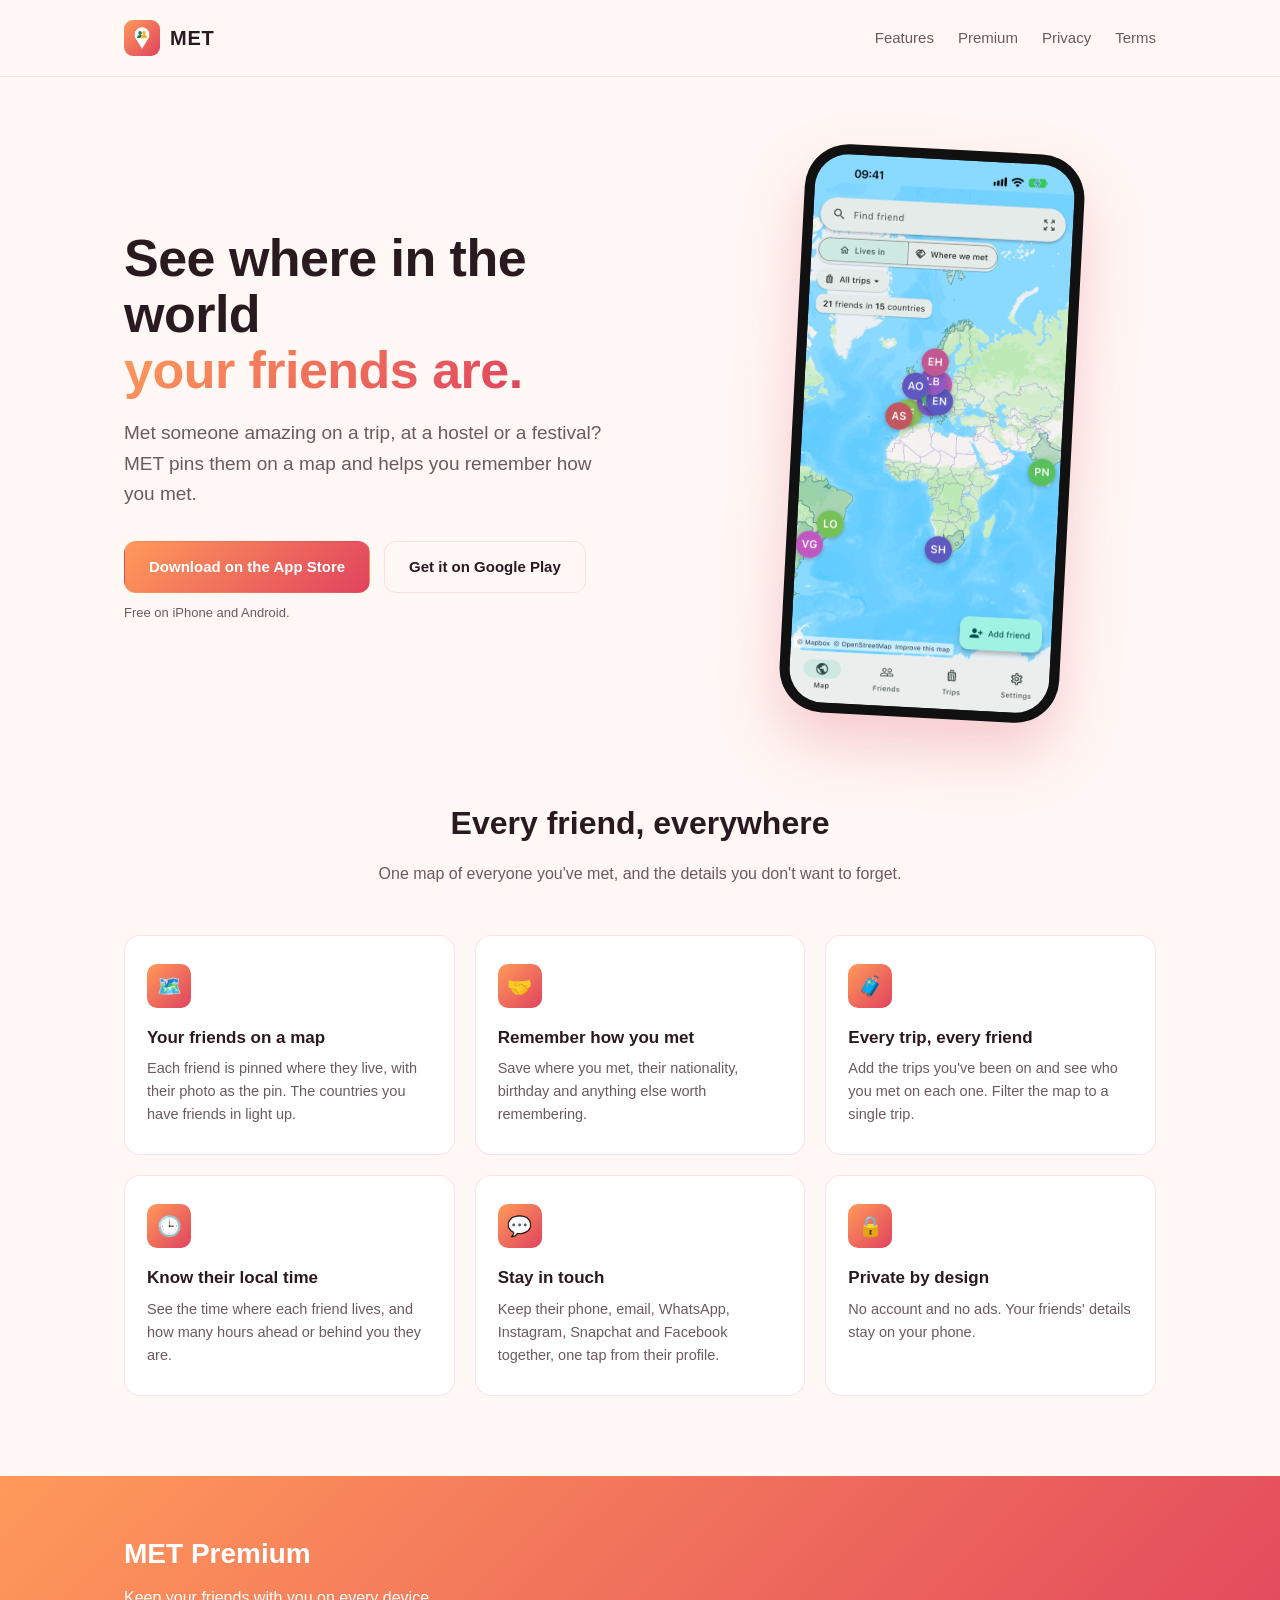
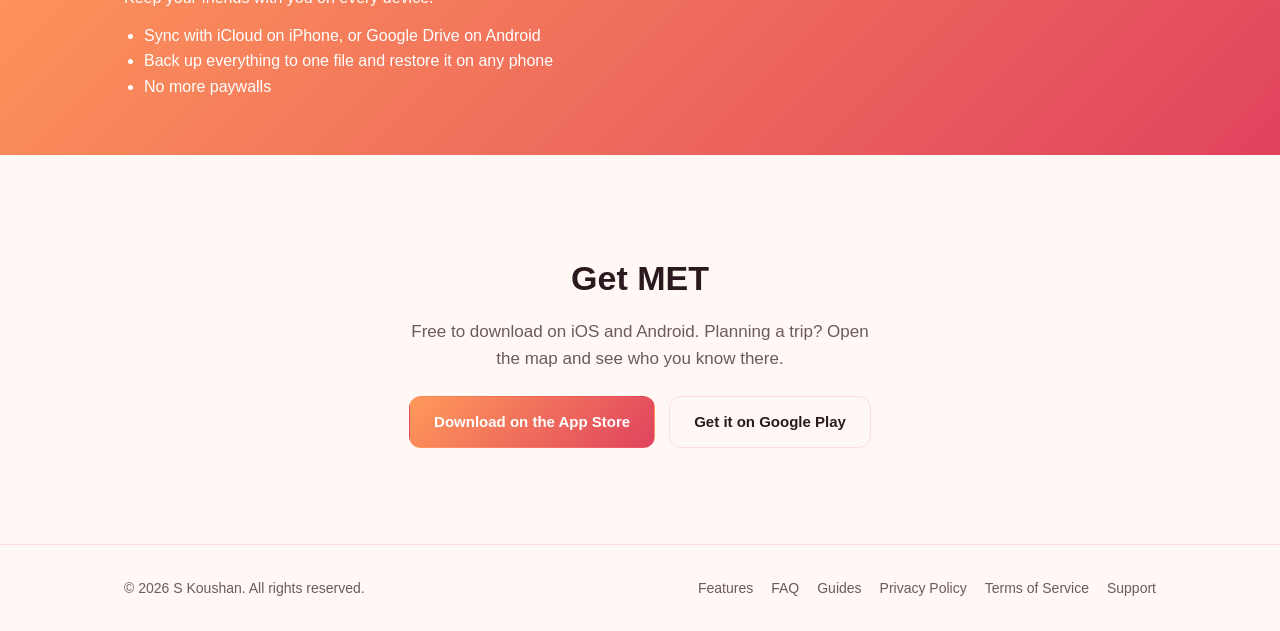
<file: index.html>
<!doctype html>
<html lang="en">
<head>
  <meta charset="UTF-8" />
  <meta name="viewport" content="width=device-width, initial-scale=1" />
  <title>MET - Your friends around the world</title>
  <meta name="description" content="MET shows where in the world your friends are. Pin friends on a map, remember where you met, and keep their details in one place." />
  <link rel="icon" href="assets/logo.png" />
  <link rel="apple-touch-icon" href="assets/logo.png" />
  <link rel="stylesheet" href="styles.css?v=2026-11-13" />
  <link rel="canonical" href="https://met-app.github.io/" />
  <meta property="og:type" content="website" />
  <meta property="og:site_name" content="MET" />
  <meta property="og:title" content="MET - Your friends around the world" />
  <meta property="og:description" content="See where in the world your friends live. Pin friends on a map, remember where you met, and keep their details in one place." />
  <meta property="og:url" content="https://met-app.github.io/" />
  <meta property="og:image" content="https://met-app.github.io/assets/og.png?v=2026-11-14c" />
  <meta name="twitter:card" content="summary_large_image" />
  <meta name="apple-itunes-app" content="app-id=6829076218" />
  <script type="application/ld+json">
[
  {
    "@context": "https://schema.org",
    "@type": "MobileApplication",
    "name": "MET",
    "alternateName": "MET: Travel Friends Map",
    "description": "See where in the world your friends live. Pin friends on a world map, remember where and on which trip you met, and keep their birthdays and contacts in one place.",
    "applicationCategory": "LifestyleApplication",
    "operatingSystem": "iOS, Android",
    "url": "https://met-app.github.io/",
    "image": "https://met-app.github.io/assets/logo.png",
    "screenshot": "https://met-app.github.io/assets/hero.png",
    "downloadUrl": [
      "https://apps.apple.com/us/app/met-global-friends-location/id6829076218",
      "https://play.google.com/store/apps/details?id=com.shervinkoushan.met"
    ],
    "installUrl": [
      "https://apps.apple.com/us/app/met-global-friends-location/id6829076218",
      "https://play.google.com/store/apps/details?id=com.shervinkoushan.met"
    ],
    "offers": {
      "@type": "Offer",
      "price": "0",
      "priceCurrency": "USD"
    },
    "author": {
      "@type": "Person",
      "name": "Shervin Koushan"
    }
  },
  {
    "@context": "https://schema.org",
    "@type": "WebSite",
    "name": "MET",
    "url": "https://met-app.github.io/"
  }
]
  </script>
  <script>
    // On phones, go straight to the app's store page. Add ?web to the URL
    // to see the website on a phone instead.
    (function () {
      if (location.search.indexOf('web') !== -1) return;
      var ua = navigator.userAgent;
      // Let search engines and AI crawlers (which often pose as Android) index the page
      if (/bot|crawl|spider|slurp|google|bing|yandex|duckduck|baidu|facebookexternalhit|preview|gptbot|claude|perplexity|anthropic|openai/i.test(ua)) return;
      var iPad = /Macintosh/.test(ua) && navigator.maxTouchPoints > 1;
      if (/iPhone|iPad|iPod/.test(ua) || iPad) location.replace('https://apps.apple.com/us/app/met-global-friends-location/id6829076218');
      else if (/Android/.test(ua)) location.replace('https://play.google.com/store/apps/details?id=com.shervinkoushan.met');
    })();
  </script>
</head>
<body>

  <header class="site-header">
    <div class="wrap">
      <a class="brand" href="index.html">
        <img src="assets/logo.png" alt="MET logo" />
        MET
      </a>
      <nav class="site-nav">
        <a class="optional" href="#features">Features</a>
        <a class="optional" href="#premium">Premium</a>
        <a href="privacy.html">Privacy</a>
        <a href="terms.html">Terms</a>
      </nav>
    </div>
  </header>

  <section class="hero">
    <div class="wrap">
      <div>
        <h1>See where in the world<br /><span class="accent">your friends are.</span></h1>
        <p class="lede">Met someone amazing on a trip, at a hostel or a festival? MET pins them on a map and helps you remember how you met.</p>
        <div class="cta-row">
          <a class="btn btn-primary" href="https://apps.apple.com/us/app/met-global-friends-location/id6829076218">Download on the App Store</a>
          <a class="btn btn-secondary" href="https://play.google.com/store/apps/details?id=com.shervinkoushan.met">Get it on Google Play</a>
        </div>
        <p class="badge-note">Free on iPhone and Android.</p>
      </div>
      <div class="phone">
        <img src="assets/hero.png?v=2026-11-14c" alt="MET showing a world map with friends pinned in the cities they live in" />
      </div>
    </div>
  </section>

  <section class="features" id="features">
    <div class="wrap">
      <h2>Every friend, everywhere</h2>
      <p class="subhead">One map of everyone you've met, and the details you don't want to forget.</p>
      <div class="feature-grid">
        <div class="feature-card">
          <div class="feature-icon">🗺️</div>
          <h3>Your friends on a map</h3>
          <p>Each friend is pinned where they live, with their photo as the pin. The countries you have friends in light up.</p>
        </div>
        <div class="feature-card">
          <div class="feature-icon">🤝</div>
          <h3>Remember how you met</h3>
          <p>Save where you met, their nationality, birthday and anything else worth remembering.</p>
        </div>
        <div class="feature-card">
          <div class="feature-icon">🧳</div>
          <h3>Every trip, every friend</h3>
          <p>Add the trips you've been on and see who you met on each one. Filter the map to a single trip.</p>
        </div>
        <div class="feature-card">
          <div class="feature-icon">🕒</div>
          <h3>Know their local time</h3>
          <p>See the time where each friend lives, and how many hours ahead or behind you they are.</p>
        </div>
        <div class="feature-card">
          <div class="feature-icon">💬</div>
          <h3>Stay in touch</h3>
          <p>Keep their phone, email, WhatsApp, Instagram, Snapchat and Facebook together, one tap from their profile.</p>
        </div>
        <div class="feature-card">
          <div class="feature-icon">🔒</div>
          <h3>Private by design</h3>
          <p>No account and no ads. Your friends' details stay on your phone.</p>
        </div>
      </div>
    </div>
  </section>

  <section class="premium-band" id="premium">
    <div class="wrap">
      <h2>MET Premium</h2>
      <p>Keep your friends with you on every device.</p>
      <ul>
        <li>Sync with iCloud on iPhone, or Google Drive on Android</li>
        <li>Back up everything to one file and restore it on any phone</li>
        <li>No more paywalls</li>
      </ul>
    </div>
  </section>

  <section class="download" id="download">
    <div class="wrap">
      <h2>Get MET</h2>
      <p class="subhead">Free to download on iOS and Android. Planning a trip? Open the map and see who you know there.</p>
      <div class="cta-row">
        <a class="btn btn-primary" href="https://apps.apple.com/us/app/met-global-friends-location/id6829076218">Download on the App Store</a>
        <a class="btn btn-secondary" href="https://play.google.com/store/apps/details?id=com.shervinkoushan.met">Get it on Google Play</a>
      </div>
    </div>
  </section>

  <footer class="site-footer">
    <div class="wrap">
      <span>© 2026 S Koushan. All rights reserved.</span>
      <nav>
        <a href="features.html">Features</a>
        <a href="faq.html">FAQ</a>
        <a href="guides.html">Guides</a>
        <a href="privacy.html">Privacy Policy</a>
        <a href="terms.html">Terms of Service</a>
        <a href="mailto:shervin.koushan.dev@gmail.com">Support</a>
      </nav>
    </div>
  </footer>

</body>
</html>
</file>
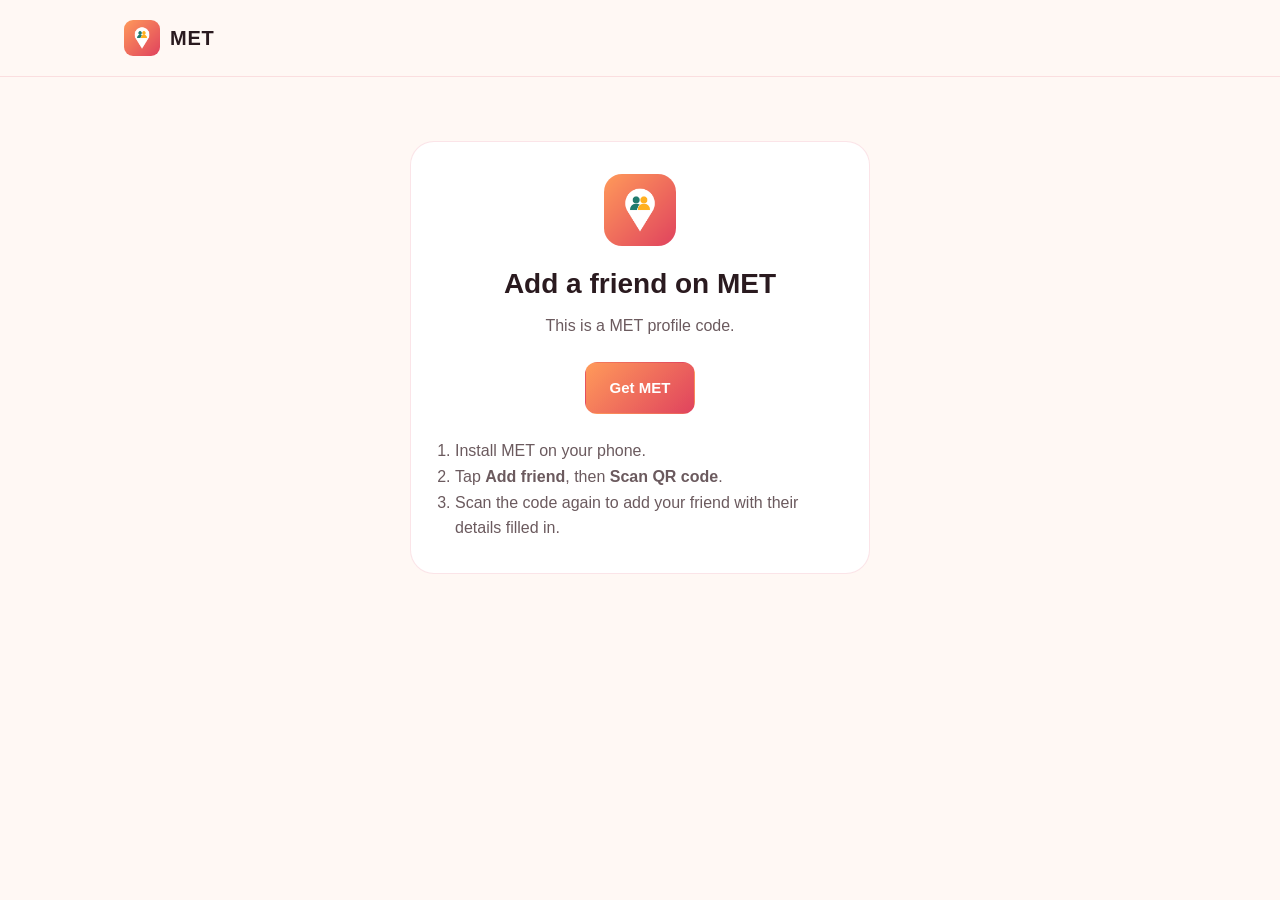
<file: add.html>
<!doctype html>
<html lang="en">
<head>
  <meta charset="UTF-8" />
  <meta name="viewport" content="width=device-width, initial-scale=1" />
  <title>Add a friend - MET</title>
  <meta name="robots" content="noindex" />
  <link rel="icon" href="assets/logo.png" />
  <link rel="stylesheet" href="styles.css?v=2026-11-13" />
  <meta name="apple-itunes-app" content="app-id=6829076218" />
  <style>
    .card { max-width: 460px; margin: 64px auto; padding: 32px 24px; text-align: center;
            background: var(--surface); border: 1px solid var(--border); border-radius: 24px; }
    .card img { width: 72px; height: 72px; border-radius: 18px; margin: 0 auto 16px; }
    .card h1 { font-size: 28px; margin: 0 0 6px; }
    .card .place { color: var(--muted); margin: 0 0 24px; }
    .steps { text-align: left; color: var(--muted); margin: 24px 0 0; padding-left: 20px; }
  </style>
</head>
<body>

  <header class="site-header">
    <div class="wrap">
      <a class="brand" href="index.html">
        <img src="assets/logo.png" alt="MET logo" />
        MET
      </a>
    </div>
  </header>

  <div class="wrap">
    <div class="card">
      <img src="assets/logo.png" alt="" />
      <h1 id="name">Add a friend on MET</h1>
      <p class="place" id="place">This is a MET profile code.</p>
      <a class="btn btn-primary" id="get" href="index.html?web#download">Get MET</a>
      <ol class="steps">
        <li>Install MET on your phone.</li>
        <li>Tap <strong>Add friend</strong>, then <strong>Scan QR code</strong>.</li>
        <li>Scan the code again to add <span id="who">your friend</span> with their details filled in.</li>
      </ol>
    </div>
  </div>

  <script>
    // Send "Get MET" straight to the store for this phone
    (function () {
      var ua = navigator.userAgent;
      var iPad = /Macintosh/.test(ua) && navigator.maxTouchPoints > 1;
      var get = document.getElementById('get');
      if (/iPhone|iPad|iPod/.test(ua) || iPad) get.href = 'https://apps.apple.com/us/app/met-global-friends-location/id6829076218';
      else if (/Android/.test(ua)) get.href = 'https://play.google.com/store/apps/details?id=com.shervinkoushan.met';
    })();

    // The profile is base64url-encoded JSON after the # (see lib/models/profile_code.dart).
    // It never leaves this page: browsers don't send the # part to the server.
    try {
      const raw = location.hash.slice(1).replace(/-/g, '+').replace(/_/g, '/');
      const json = new TextDecoder().decode(Uint8Array.from(atob(raw), c => c.charCodeAt(0)));
      const data = JSON.parse(json);
      if (typeof data.n === 'string' && data.n.trim()) {
        const name = data.n.trim();
        // "s" marks a friend shared by someone else, not their own profile
        document.getElementById('name').textContent =
          data.s ? 'Add ' + name + ' on MET' : name + ' shared their MET profile';
        document.getElementById('who').textContent = name;
        document.title = 'Add ' + name + ' - MET';
        if (Array.isArray(data.p) && typeof data.p[2] === 'string') {
          document.getElementById('place').textContent = 'Lives in ' + data.p[2];
        }
      }
    } catch (_) {}
  </script>

</body>
</html>
</file>
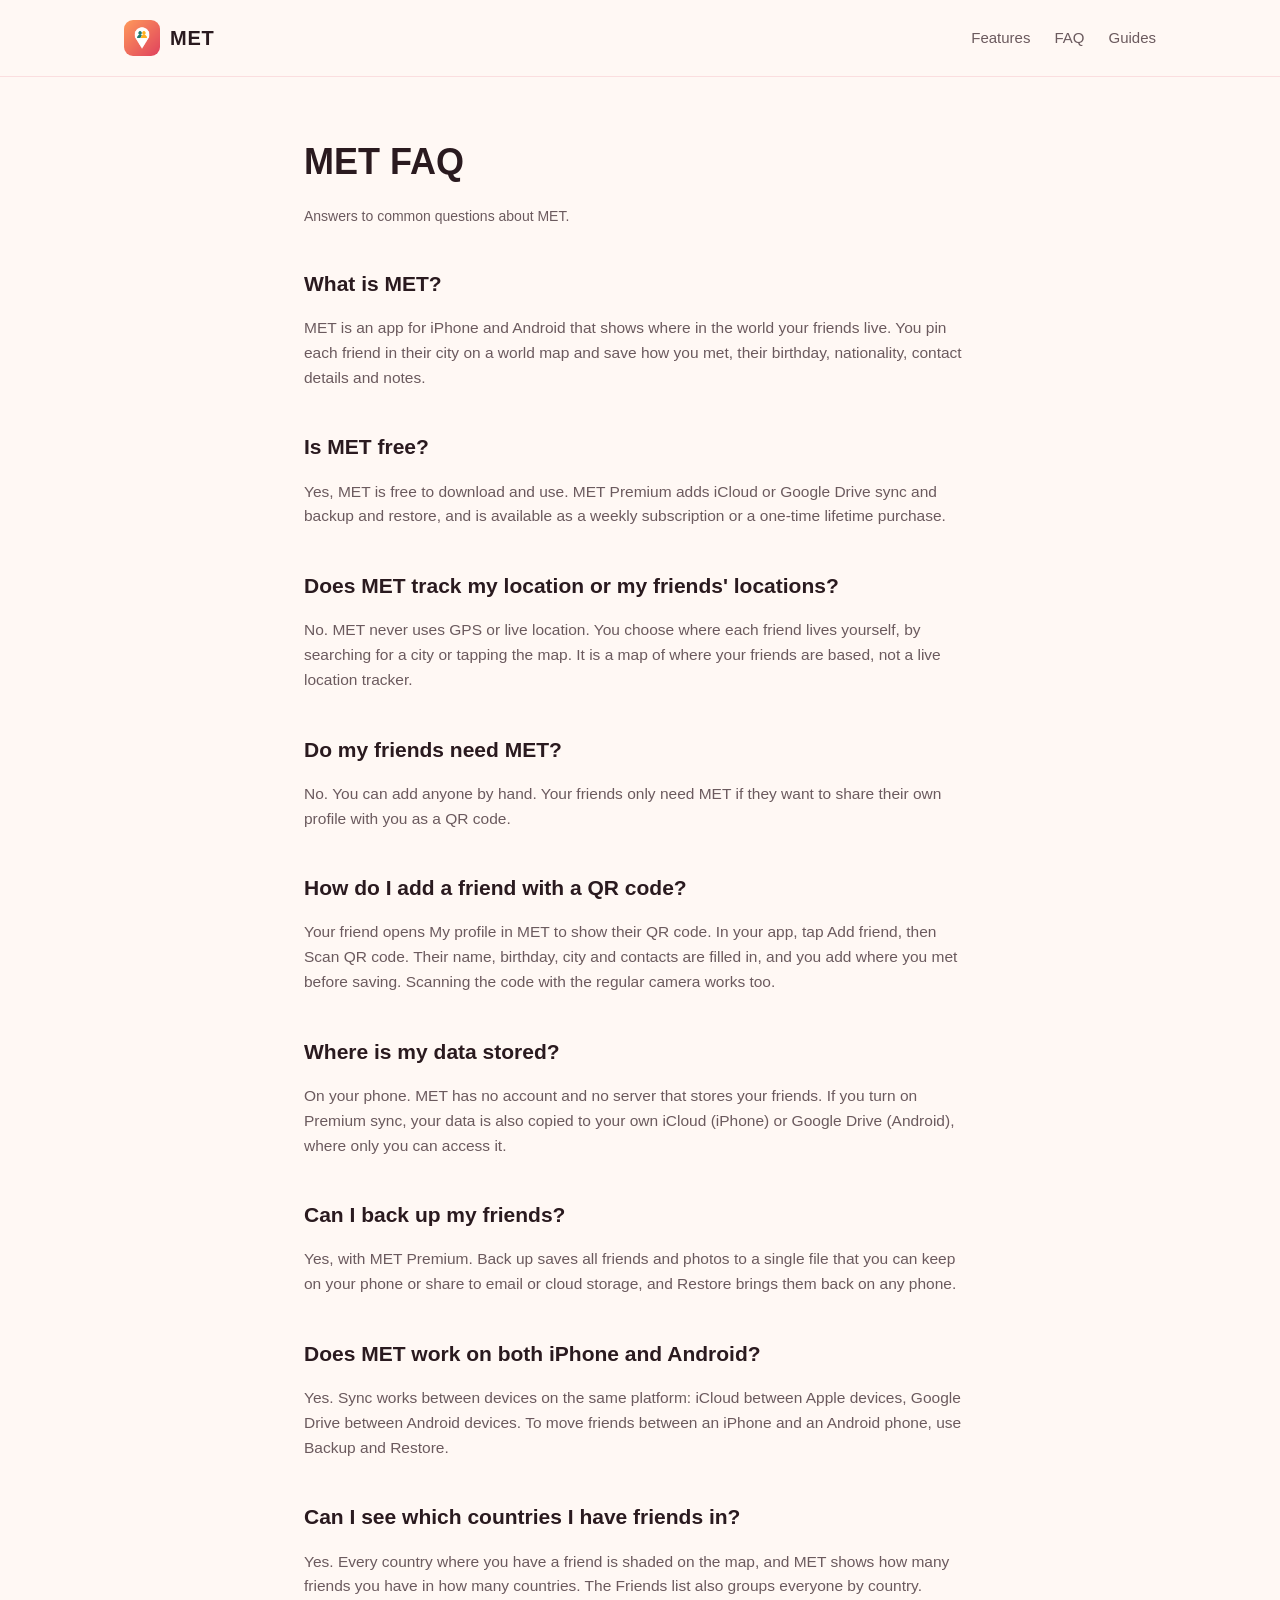
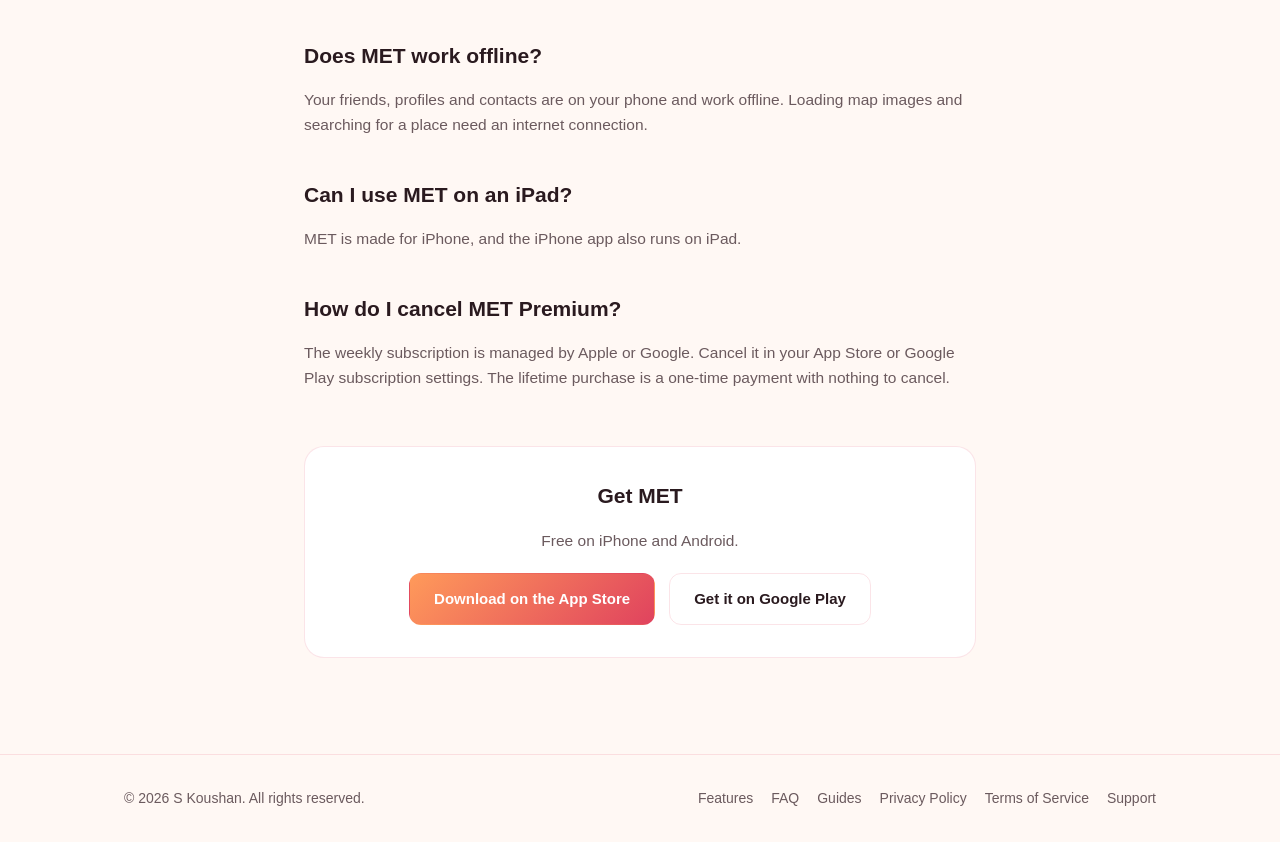
<file: faq.html>
<!doctype html>
<html lang="en">
<head>
  <meta charset="UTF-8" />
  <meta name="viewport" content="width=device-width, initial-scale=1" />
  <title>MET FAQ: questions about the friends map app</title>
  <meta name="description" content="Answers about MET: is it free, does it track location, how QR code profiles work, where data is stored, sync, backups and Premium." />
  <link rel="canonical" href="https://met-app.github.io/faq.html" />
  <meta property="og:type" content="article" />
  <meta property="og:site_name" content="MET" />
  <meta property="og:title" content="MET FAQ: questions about the friends map app" />
  <meta property="og:description" content="Answers about MET: is it free, does it track location, how QR code profiles work, where data is stored, sync, backups and Premium." />
  <meta property="og:url" content="https://met-app.github.io/faq.html" />
  <meta property="og:image" content="https://met-app.github.io/assets/og.png?v=2026-11-14c" />
  <meta name="twitter:card" content="summary_large_image" />
  <meta name="apple-itunes-app" content="app-id=6829076218" />
  <link rel="icon" href="assets/logo.png" />
  <link rel="stylesheet" href="styles.css?v=2026-11-13" />
  <script type="application/ld+json">
[
  {
    "@context": "https://schema.org",
    "@type": "FAQPage",
    "mainEntity": [
      {
        "@type": "Question",
        "name": "What is MET?",
        "acceptedAnswer": {
          "@type": "Answer",
          "text": "MET is an app for iPhone and Android that shows where in the world your friends live. You pin each friend in their city on a world map and save how you met, their birthday, nationality, contact details and notes."
        }
      },
      {
        "@type": "Question",
        "name": "Is MET free?",
        "acceptedAnswer": {
          "@type": "Answer",
          "text": "Yes, MET is free to download and use. MET Premium adds iCloud or Google Drive sync and backup and restore, and is available as a weekly subscription or a one-time lifetime purchase."
        }
      },
      {
        "@type": "Question",
        "name": "Does MET track my location or my friends' locations?",
        "acceptedAnswer": {
          "@type": "Answer",
          "text": "No. MET never uses GPS or live location. You choose where each friend lives yourself, by searching for a city or tapping the map. It is a map of where your friends are based, not a live location tracker."
        }
      },
      {
        "@type": "Question",
        "name": "Do my friends need MET?",
        "acceptedAnswer": {
          "@type": "Answer",
          "text": "No. You can add anyone by hand. Your friends only need MET if they want to share their own profile with you as a QR code."
        }
      },
      {
        "@type": "Question",
        "name": "How do I add a friend with a QR code?",
        "acceptedAnswer": {
          "@type": "Answer",
          "text": "Your friend opens My profile in MET to show their QR code. In your app, tap Add friend, then Scan QR code. Their name, birthday, city and contacts are filled in, and you add where you met before saving. Scanning the code with the regular camera works too."
        }
      },
      {
        "@type": "Question",
        "name": "Where is my data stored?",
        "acceptedAnswer": {
          "@type": "Answer",
          "text": "On your phone. MET has no account and no server that stores your friends. If you turn on Premium sync, your data is also copied to your own iCloud (iPhone) or Google Drive (Android), where only you can access it."
        }
      },
      {
        "@type": "Question",
        "name": "Can I back up my friends?",
        "acceptedAnswer": {
          "@type": "Answer",
          "text": "Yes, with MET Premium. Back up saves all friends and photos to a single file that you can keep on your phone or share to email or cloud storage, and Restore brings them back on any phone."
        }
      },
      {
        "@type": "Question",
        "name": "Does MET work on both iPhone and Android?",
        "acceptedAnswer": {
          "@type": "Answer",
          "text": "Yes. Sync works between devices on the same platform: iCloud between Apple devices, Google Drive between Android devices. To move friends between an iPhone and an Android phone, use Backup and Restore."
        }
      },
      {
        "@type": "Question",
        "name": "Can I see which countries I have friends in?",
        "acceptedAnswer": {
          "@type": "Answer",
          "text": "Yes. Every country where you have a friend is shaded on the map, and MET shows how many friends you have in how many countries. The Friends list also groups everyone by country."
        }
      },
      {
        "@type": "Question",
        "name": "Does MET work offline?",
        "acceptedAnswer": {
          "@type": "Answer",
          "text": "Your friends, profiles and contacts are on your phone and work offline. Loading map images and searching for a place need an internet connection."
        }
      },
      {
        "@type": "Question",
        "name": "Can I use MET on an iPad?",
        "acceptedAnswer": {
          "@type": "Answer",
          "text": "MET is made for iPhone, and the iPhone app also runs on iPad."
        }
      },
      {
        "@type": "Question",
        "name": "How do I cancel MET Premium?",
        "acceptedAnswer": {
          "@type": "Answer",
          "text": "The weekly subscription is managed by Apple or Google. Cancel it in your App Store or Google Play subscription settings. The lifetime purchase is a one-time payment with nothing to cancel."
        }
      }
    ]
  },
  {
    "@context": "https://schema.org",
    "@type": "BreadcrumbList",
    "itemListElement": [
      {
        "@type": "ListItem",
        "position": 1,
        "name": "MET",
        "item": "https://met-app.github.io/"
      },
      {
        "@type": "ListItem",
        "position": 2,
        "name": "FAQ",
        "item": "https://met-app.github.io/faq.html"
      }
    ]
  }
]
  </script>
</head>
<body>

  <header class="site-header">
    <div class="wrap">
      <a class="brand" href="index.html?web">
        <img src="assets/logo.png" alt="MET logo" />
        MET
      </a>
      <nav class="site-nav">
        <a href="features.html">Features</a>
        <a href="faq.html">FAQ</a>
        <a class="optional" href="guides.html">Guides</a>
      </nav>
    </div>
  </header>

  <article class="legal">
    <div class="wrap">
      <h1>MET FAQ</h1>
      <p class="updated">Answers to common questions about MET.</p>

      <h2>What is MET?</h2>
      <p>MET is an app for iPhone and Android that shows where in the world your friends live. You pin each friend in their city on a world map and save how you met, their birthday, nationality, contact details and notes.</p>

      <h2>Is MET free?</h2>
      <p>Yes, MET is free to download and use. MET Premium adds iCloud or Google Drive sync and backup and restore, and is available as a weekly subscription or a one-time lifetime purchase.</p>

      <h2>Does MET track my location or my friends&#x27; locations?</h2>
      <p>No. MET never uses GPS or live location. You choose where each friend lives yourself, by searching for a city or tapping the map. It is a map of where your friends are based, not a live location tracker.</p>

      <h2>Do my friends need MET?</h2>
      <p>No. You can add anyone by hand. Your friends only need MET if they want to share their own profile with you as a QR code.</p>

      <h2>How do I add a friend with a QR code?</h2>
      <p>Your friend opens My profile in MET to show their QR code. In your app, tap Add friend, then Scan QR code. Their name, birthday, city and contacts are filled in, and you add where you met before saving. Scanning the code with the regular camera works too.</p>

      <h2>Where is my data stored?</h2>
      <p>On your phone. MET has no account and no server that stores your friends. If you turn on Premium sync, your data is also copied to your own iCloud (iPhone) or Google Drive (Android), where only you can access it.</p>

      <h2>Can I back up my friends?</h2>
      <p>Yes, with MET Premium. Back up saves all friends and photos to a single file that you can keep on your phone or share to email or cloud storage, and Restore brings them back on any phone.</p>

      <h2>Does MET work on both iPhone and Android?</h2>
      <p>Yes. Sync works between devices on the same platform: iCloud between Apple devices, Google Drive between Android devices. To move friends between an iPhone and an Android phone, use Backup and Restore.</p>

      <h2>Can I see which countries I have friends in?</h2>
      <p>Yes. Every country where you have a friend is shaded on the map, and MET shows how many friends you have in how many countries. The Friends list also groups everyone by country.</p>

      <h2>Does MET work offline?</h2>
      <p>Your friends, profiles and contacts are on your phone and work offline. Loading map images and searching for a place need an internet connection.</p>

      <h2>Can I use MET on an iPad?</h2>
      <p>MET is made for iPhone, and the iPhone app also runs on iPad.</p>

      <h2>How do I cancel MET Premium?</h2>
      <p>The weekly subscription is managed by Apple or Google. Cancel it in your App Store or Google Play subscription settings. The lifetime purchase is a one-time payment with nothing to cancel.</p>
      <div class="cta-box">
        <h2>Get MET</h2>
        <p>Free on iPhone and Android.</p>
        <div class="cta-row">
          <a class="btn btn-primary" href="https://apps.apple.com/us/app/met-global-friends-location/id6829076218">Download on the App Store</a>
          <a class="btn btn-secondary" href="https://play.google.com/store/apps/details?id=com.shervinkoushan.met">Get it on Google Play</a>
        </div>
      </div>
    </div>
  </article>

  <footer class="site-footer">
    <div class="wrap">
      <span>© 2026 S Koushan. All rights reserved.</span>
      <nav>
        <a href="features.html">Features</a>
        <a href="faq.html">FAQ</a>
        <a href="guides.html">Guides</a>
        <a href="privacy.html">Privacy Policy</a>
        <a href="terms.html">Terms of Service</a>
        <a href="mailto:shervin.koushan.dev@gmail.com">Support</a>
      </nav>
    </div>
  </footer>

</body>
</html>
</file>
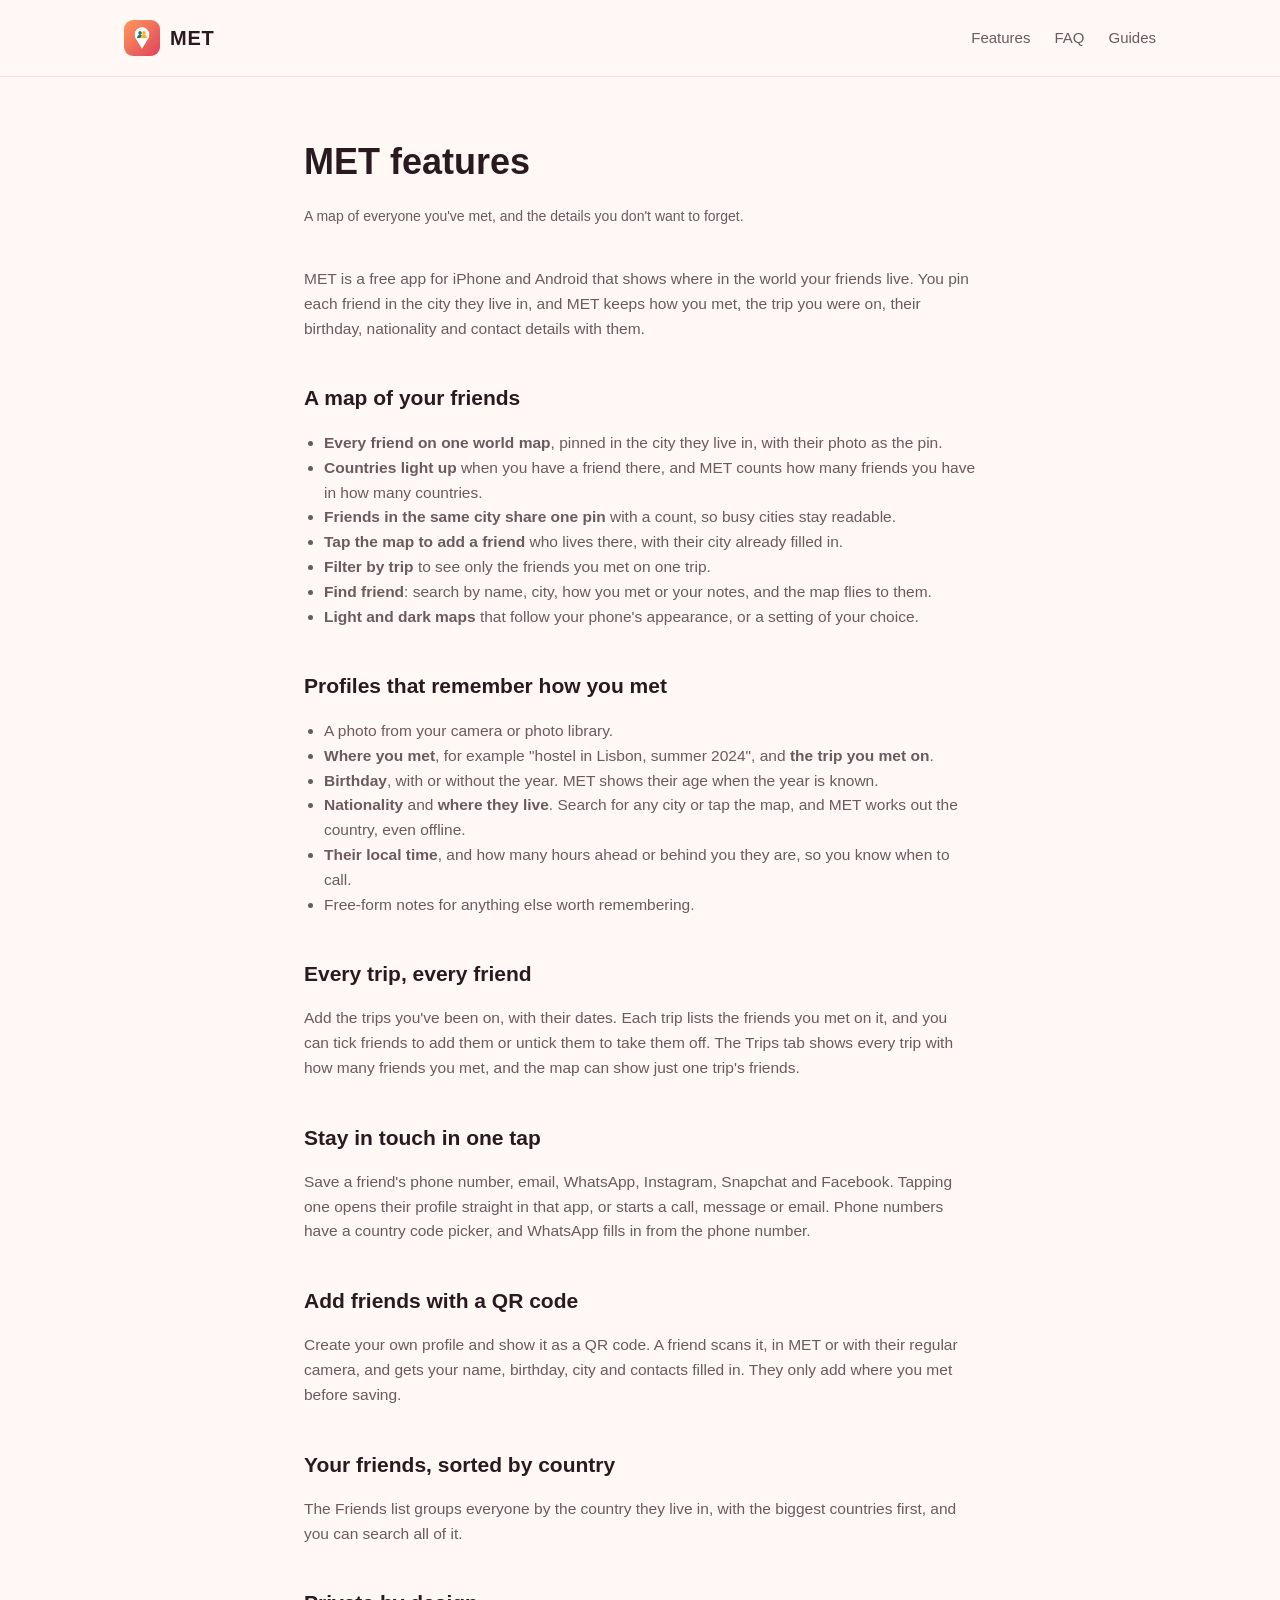
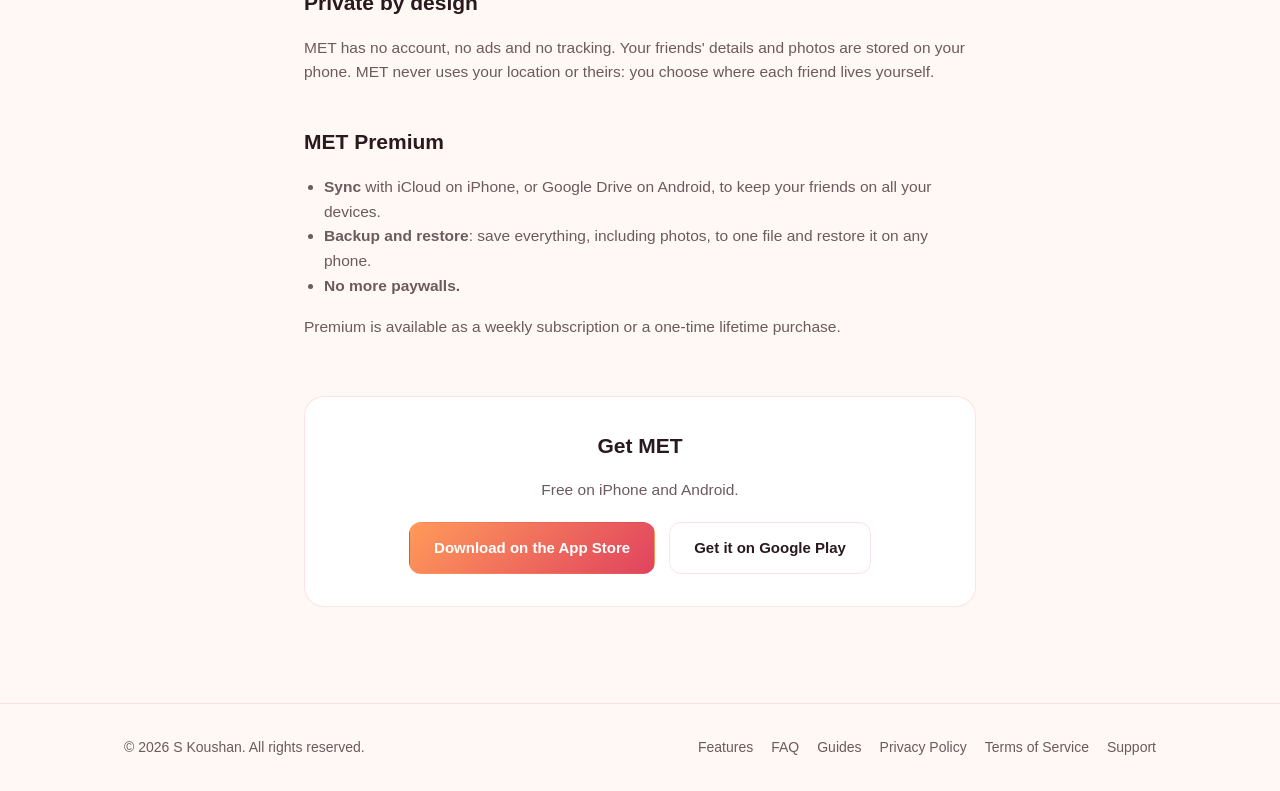
<file: features.html>
<!doctype html>
<html lang="en">
<head>
  <meta charset="UTF-8" />
  <meta name="viewport" content="width=device-width, initial-scale=1" />
  <title>MET features: a map of your friends around the world</title>
  <meta name="description" content="Everything MET does: a world map of where your friends live, trips, profiles with how you met, their local time, birthdays and contacts, QR code profiles, search, and iCloud or Google Drive sync." />
  <link rel="canonical" href="https://met-app.github.io/features.html" />
  <meta property="og:type" content="article" />
  <meta property="og:site_name" content="MET" />
  <meta property="og:title" content="MET features: a map of your friends around the world" />
  <meta property="og:description" content="Everything MET does: a world map of where your friends live, trips, profiles with how you met, their local time, birthdays and contacts, QR code profiles, search, and iCloud or Google Drive sync." />
  <meta property="og:url" content="https://met-app.github.io/features.html" />
  <meta property="og:image" content="https://met-app.github.io/assets/og.png?v=2026-11-14c" />
  <meta name="twitter:card" content="summary_large_image" />
  <meta name="apple-itunes-app" content="app-id=6829076218" />
  <link rel="icon" href="assets/logo.png" />
  <link rel="stylesheet" href="styles.css?v=2026-11-13" />
  <script type="application/ld+json">
{
  "@context": "https://schema.org",
  "@type": "BreadcrumbList",
  "itemListElement": [
    {
      "@type": "ListItem",
      "position": 1,
      "name": "MET",
      "item": "https://met-app.github.io/"
    },
    {
      "@type": "ListItem",
      "position": 2,
      "name": "Features",
      "item": "https://met-app.github.io/features.html"
    }
  ]
}
  </script>
</head>
<body>

  <header class="site-header">
    <div class="wrap">
      <a class="brand" href="index.html?web">
        <img src="assets/logo.png" alt="MET logo" />
        MET
      </a>
      <nav class="site-nav">
        <a href="features.html">Features</a>
        <a href="faq.html">FAQ</a>
        <a class="optional" href="guides.html">Guides</a>
      </nav>
    </div>
  </header>

  <article class="legal">
    <div class="wrap">
      <h1>MET features</h1>
      <p class="updated">A map of everyone you've met, and the details you don't want to forget.</p>

      <p>MET is a free app for iPhone and Android that shows where in the world your friends live. You pin each friend in the city they live in, and MET keeps how you met, the trip you were on, their birthday, nationality and contact details with them.</p>

      <h2>A map of your friends</h2>
      <ul>
        <li><strong>Every friend on one world map</strong>, pinned in the city they live in, with their photo as the pin.</li>
        <li><strong>Countries light up</strong> when you have a friend there, and MET counts how many friends you have in how many countries.</li>
        <li><strong>Friends in the same city share one pin</strong> with a count, so busy cities stay readable.</li>
        <li><strong>Tap the map to add a friend</strong> who lives there, with their city already filled in.</li>
        <li><strong>Filter by trip</strong> to see only the friends you met on one trip.</li>
        <li><strong>Find friend</strong>: search by name, city, how you met or your notes, and the map flies to them.</li>
        <li><strong>Light and dark maps</strong> that follow your phone's appearance, or a setting of your choice.</li>
      </ul>

      <h2>Profiles that remember how you met</h2>
      <ul>
        <li>A photo from your camera or photo library.</li>
        <li><strong>Where you met</strong>, for example "hostel in Lisbon, summer 2024", and <strong>the trip you met on</strong>.</li>
        <li><strong>Birthday</strong>, with or without the year. MET shows their age when the year is known.</li>
        <li><strong>Nationality</strong> and <strong>where they live</strong>. Search for any city or tap the map, and MET works out the country, even offline.</li>
        <li><strong>Their local time</strong>, and how many hours ahead or behind you they are, so you know when to call.</li>
        <li>Free-form notes for anything else worth remembering.</li>
      </ul>

      <h2>Every trip, every friend</h2>
      <p>Add the trips you've been on, with their dates. Each trip lists the friends you met on it, and you can tick friends to add them or untick them to take them off. The Trips tab shows every trip with how many friends you met, and the map can show just one trip's friends.</p>

      <h2>Stay in touch in one tap</h2>
      <p>Save a friend's phone number, email, WhatsApp, Instagram, Snapchat and Facebook. Tapping one opens their profile straight in that app, or starts a call, message or email. Phone numbers have a country code picker, and WhatsApp fills in from the phone number.</p>

      <h2>Add friends with a QR code</h2>
      <p>Create your own profile and show it as a QR code. A friend scans it, in MET or with their regular camera, and gets your name, birthday, city and contacts filled in. They only add where you met before saving.</p>

      <h2>Your friends, sorted by country</h2>
      <p>The Friends list groups everyone by the country they live in, with the biggest countries first, and you can search all of it.</p>

      <h2>Private by design</h2>
      <p>MET has no account, no ads and no tracking. Your friends' details and photos are stored on your phone. MET never uses your location or theirs: you choose where each friend lives yourself.</p>

      <h2>MET Premium</h2>
      <ul>
        <li><strong>Sync</strong> with iCloud on iPhone, or Google Drive on Android, to keep your friends on all your devices.</li>
        <li><strong>Backup and restore</strong>: save everything, including photos, to one file and restore it on any phone.</li>
        <li><strong>No more paywalls.</strong></li>
      </ul>
      <p>Premium is available as a weekly subscription or a one-time lifetime purchase.</p>
      <div class="cta-box">
        <h2>Get MET</h2>
        <p>Free on iPhone and Android.</p>
        <div class="cta-row">
          <a class="btn btn-primary" href="https://apps.apple.com/us/app/met-global-friends-location/id6829076218">Download on the App Store</a>
          <a class="btn btn-secondary" href="https://play.google.com/store/apps/details?id=com.shervinkoushan.met">Get it on Google Play</a>
        </div>
      </div>
    </div>
  </article>

  <footer class="site-footer">
    <div class="wrap">
      <span>© 2026 S Koushan. All rights reserved.</span>
      <nav>
        <a href="features.html">Features</a>
        <a href="faq.html">FAQ</a>
        <a href="guides.html">Guides</a>
        <a href="privacy.html">Privacy Policy</a>
        <a href="terms.html">Terms of Service</a>
        <a href="mailto:shervin.koushan.dev@gmail.com">Support</a>
      </nav>
    </div>
  </footer>

</body>
</html>
</file>
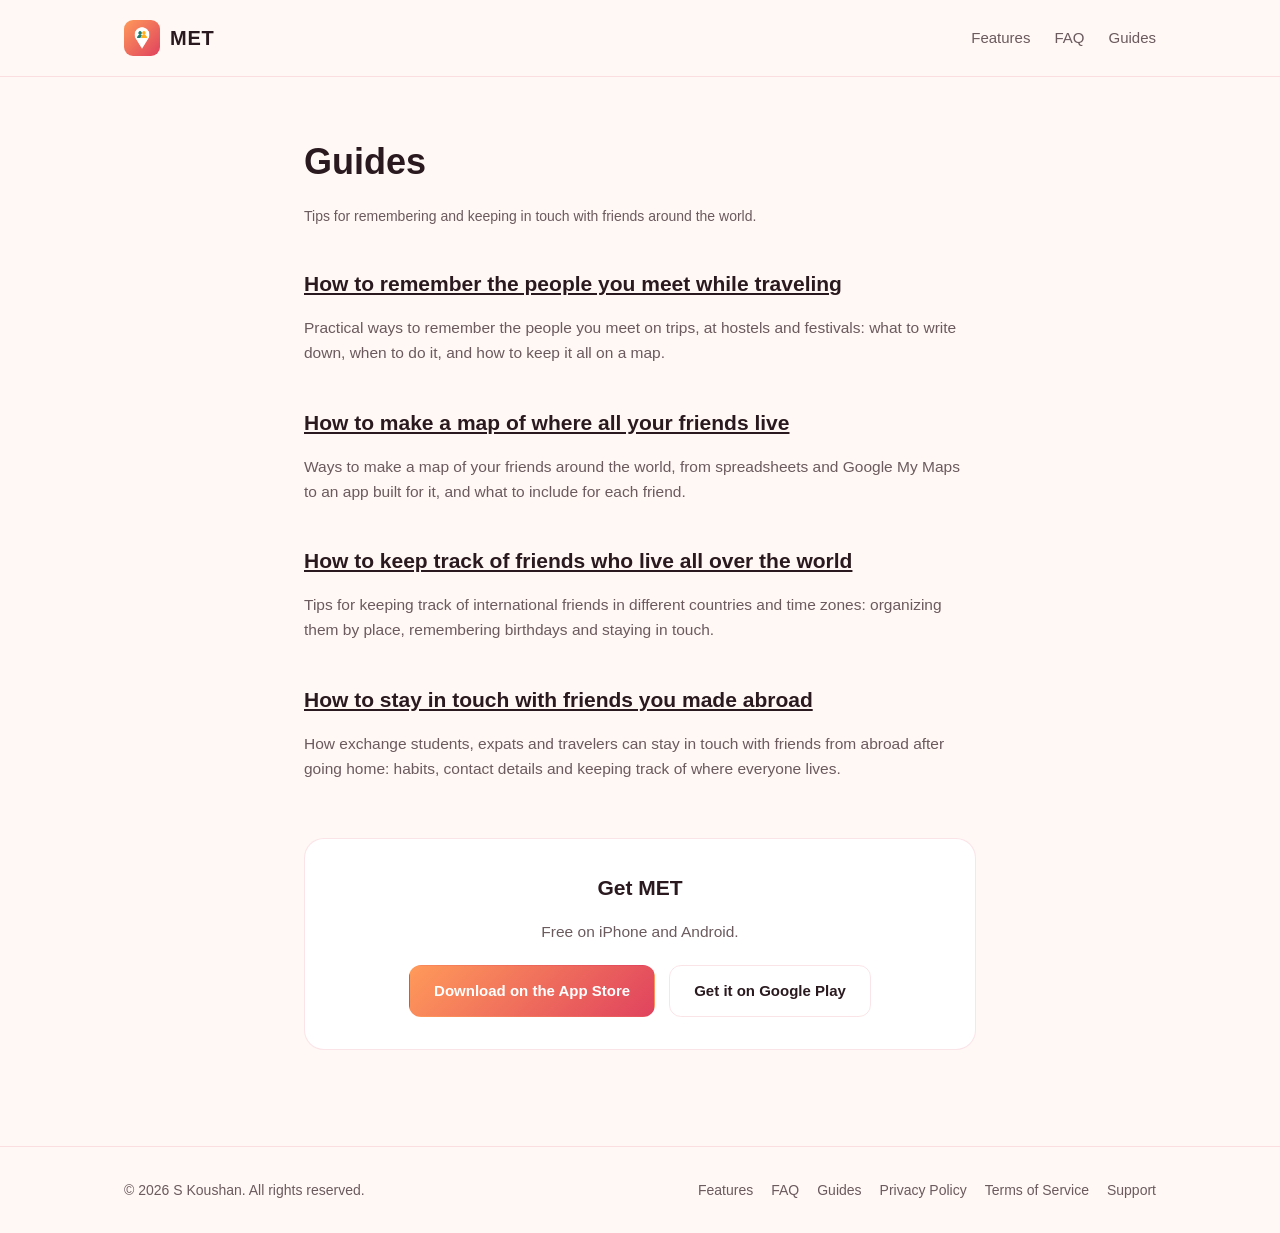
<file: guides.html>
<!doctype html>
<html lang="en">
<head>
  <meta charset="UTF-8" />
  <meta name="viewport" content="width=device-width, initial-scale=1" />
  <title>MET guides: keeping track of friends around the world</title>
  <meta name="description" content="Guides on remembering people you meet while traveling, mapping where your friends live and staying in touch with friends abroad." />
  <link rel="canonical" href="https://met-app.github.io/guides.html" />
  <meta property="og:type" content="article" />
  <meta property="og:site_name" content="MET" />
  <meta property="og:title" content="MET guides: keeping track of friends around the world" />
  <meta property="og:description" content="Guides on remembering people you meet while traveling, mapping where your friends live and staying in touch with friends abroad." />
  <meta property="og:url" content="https://met-app.github.io/guides.html" />
  <meta property="og:image" content="https://met-app.github.io/assets/og.png?v=2026-11-14c" />
  <meta name="twitter:card" content="summary_large_image" />
  <meta name="apple-itunes-app" content="app-id=6829076218" />
  <link rel="icon" href="assets/logo.png" />
  <link rel="stylesheet" href="styles.css?v=2026-11-13" />
  <script type="application/ld+json">
{
  "@context": "https://schema.org",
  "@type": "BreadcrumbList",
  "itemListElement": [
    {
      "@type": "ListItem",
      "position": 1,
      "name": "MET",
      "item": "https://met-app.github.io/"
    },
    {
      "@type": "ListItem",
      "position": 2,
      "name": "Guides",
      "item": "https://met-app.github.io/guides.html"
    }
  ]
}
  </script>
</head>
<body>

  <header class="site-header">
    <div class="wrap">
      <a class="brand" href="index.html?web">
        <img src="assets/logo.png" alt="MET logo" />
        MET
      </a>
      <nav class="site-nav">
        <a href="features.html">Features</a>
        <a href="faq.html">FAQ</a>
        <a class="optional" href="guides.html">Guides</a>
      </nav>
    </div>
  </header>

  <article class="legal">
    <div class="wrap">
      <h1>Guides</h1>
      <p class="updated">Tips for remembering and keeping in touch with friends around the world.</p>

      <h2><a href="remember-people-you-meet-while-traveling.html">How to remember the people you meet while traveling</a></h2>
      <p>Practical ways to remember the people you meet on trips, at hostels and festivals: what to write down, when to do it, and how to keep it all on a map.</p>

      <h2><a href="map-of-where-your-friends-live.html">How to make a map of where all your friends live</a></h2>
      <p>Ways to make a map of your friends around the world, from spreadsheets and Google My Maps to an app built for it, and what to include for each friend.</p>

      <h2><a href="keep-track-of-friends-around-the-world.html">How to keep track of friends who live all over the world</a></h2>
      <p>Tips for keeping track of international friends in different countries and time zones: organizing them by place, remembering birthdays and staying in touch.</p>

      <h2><a href="stay-in-touch-with-friends-from-abroad.html">How to stay in touch with friends you made abroad</a></h2>
      <p>How exchange students, expats and travelers can stay in touch with friends from abroad after going home: habits, contact details and keeping track of where everyone lives.</p>
      <div class="cta-box">
        <h2>Get MET</h2>
        <p>Free on iPhone and Android.</p>
        <div class="cta-row">
          <a class="btn btn-primary" href="https://apps.apple.com/us/app/met-global-friends-location/id6829076218">Download on the App Store</a>
          <a class="btn btn-secondary" href="https://play.google.com/store/apps/details?id=com.shervinkoushan.met">Get it on Google Play</a>
        </div>
      </div>
    </div>
  </article>

  <footer class="site-footer">
    <div class="wrap">
      <span>© 2026 S Koushan. All rights reserved.</span>
      <nav>
        <a href="features.html">Features</a>
        <a href="faq.html">FAQ</a>
        <a href="guides.html">Guides</a>
        <a href="privacy.html">Privacy Policy</a>
        <a href="terms.html">Terms of Service</a>
        <a href="mailto:shervin.koushan.dev@gmail.com">Support</a>
      </nav>
    </div>
  </footer>

</body>
</html>
</file>
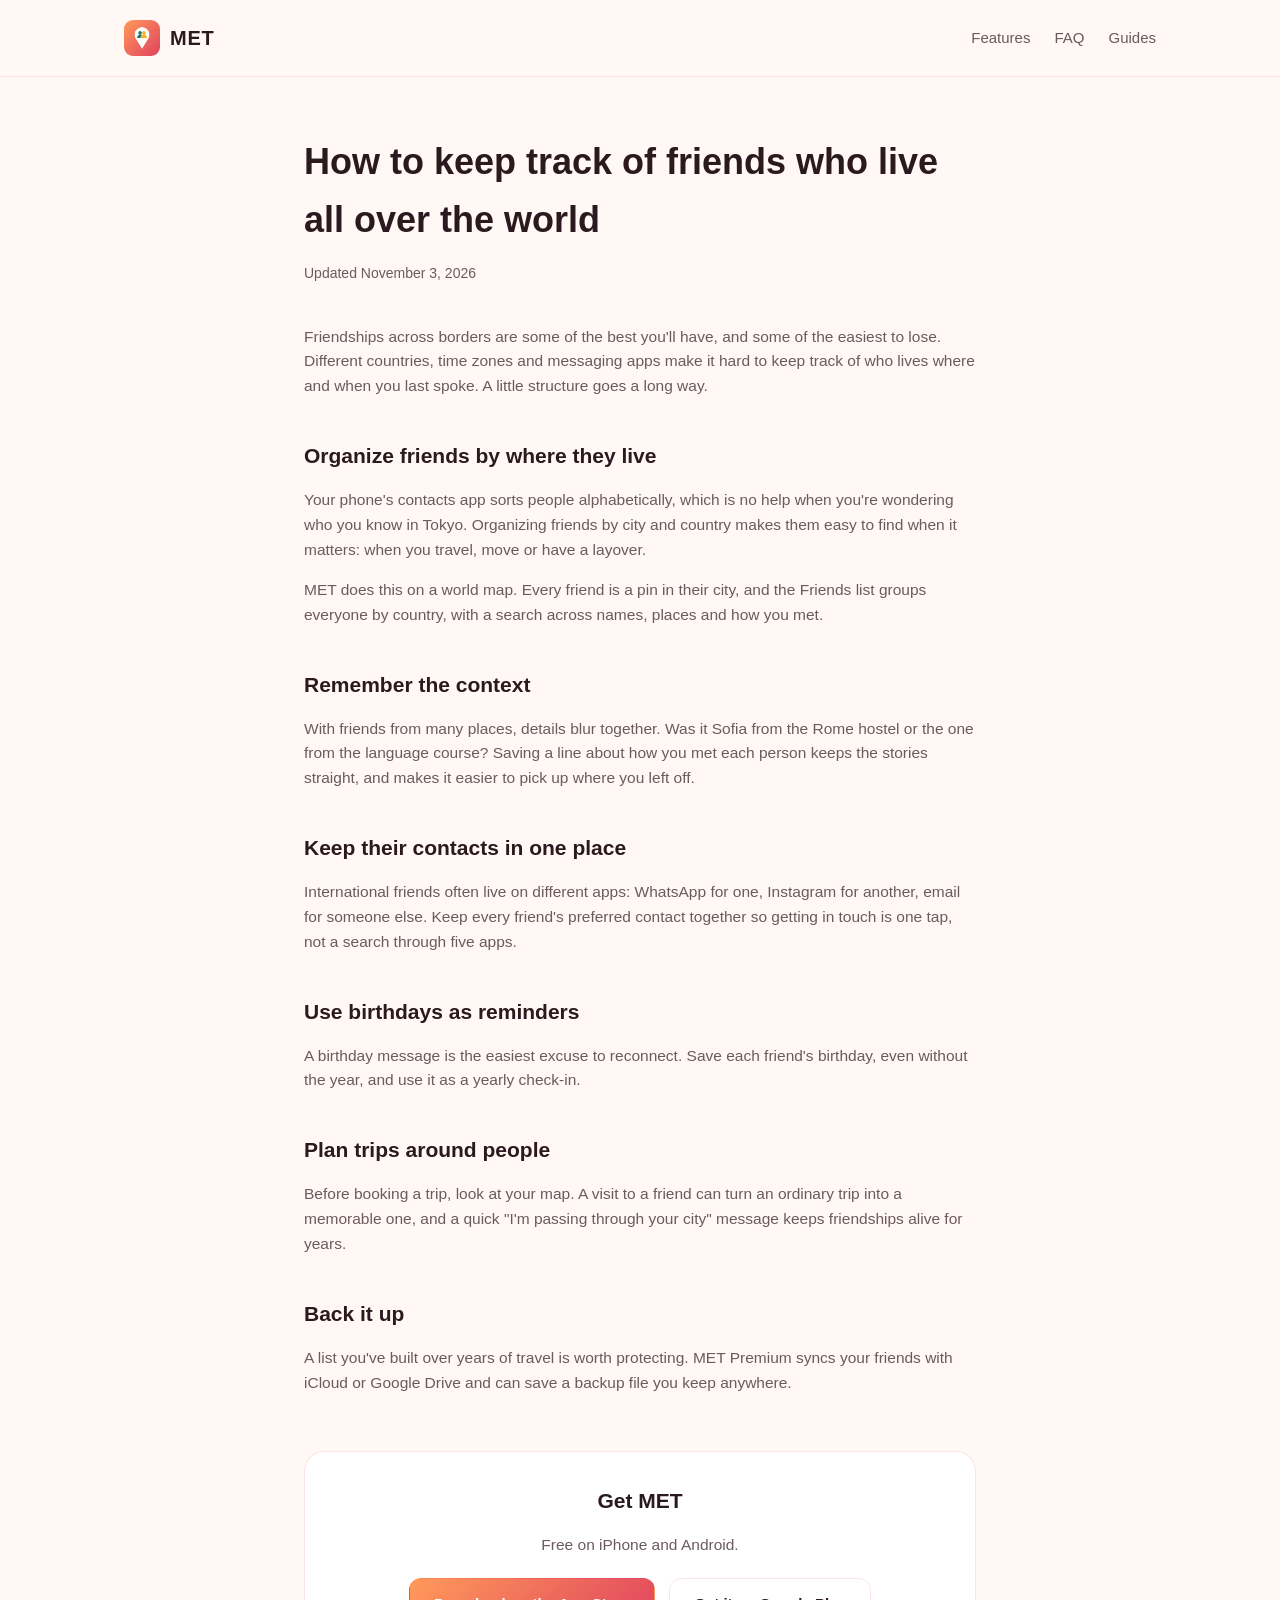
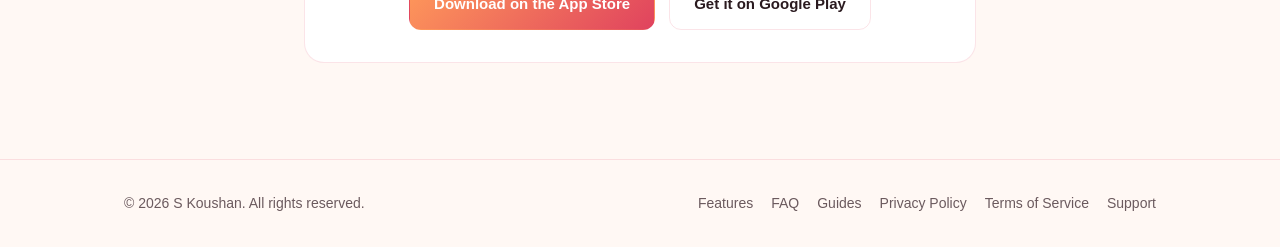
<file: keep-track-of-friends-around-the-world.html>
<!doctype html>
<html lang="en">
<head>
  <meta charset="UTF-8" />
  <meta name="viewport" content="width=device-width, initial-scale=1" />
  <title>How to keep track of friends who live all over the world</title>
  <meta name="description" content="Tips for keeping track of international friends in different countries and time zones: organizing them by place, remembering birthdays and staying in touch." />
  <link rel="canonical" href="https://met-app.github.io/keep-track-of-friends-around-the-world.html" />
  <meta property="og:type" content="article" />
  <meta property="og:site_name" content="MET" />
  <meta property="og:title" content="How to keep track of friends who live all over the world" />
  <meta property="og:description" content="Tips for keeping track of international friends in different countries and time zones: organizing them by place, remembering birthdays and staying in touch." />
  <meta property="og:url" content="https://met-app.github.io/keep-track-of-friends-around-the-world.html" />
  <meta property="og:image" content="https://met-app.github.io/assets/og.png?v=2026-11-14c" />
  <meta name="twitter:card" content="summary_large_image" />
  <meta name="apple-itunes-app" content="app-id=6829076218" />
  <link rel="icon" href="assets/logo.png" />
  <link rel="stylesheet" href="styles.css?v=2026-11-13" />
  <script type="application/ld+json">
[
  {
    "@context": "https://schema.org",
    "@type": "Article",
    "headline": "How to keep track of friends who live all over the world",
    "description": "Tips for keeping track of international friends in different countries and time zones: organizing them by place, remembering birthdays and staying in touch.",
    "datePublished": "2026-11-03",
    "dateModified": "2026-11-03",
    "author": {
      "@type": "Person",
      "name": "Shervin Koushan"
    },
    "publisher": {
      "@type": "Organization",
      "name": "MET",
      "logo": "https://met-app.github.io/assets/logo.png"
    },
    "mainEntityOfPage": "https://met-app.github.io/keep-track-of-friends-around-the-world.html",
    "image": "https://met-app.github.io/assets/og.png?v=2026-11-14c"
  },
  {
    "@context": "https://schema.org",
    "@type": "BreadcrumbList",
    "itemListElement": [
      {
        "@type": "ListItem",
        "position": 1,
        "name": "MET",
        "item": "https://met-app.github.io/"
      },
      {
        "@type": "ListItem",
        "position": 2,
        "name": "How to keep track of friends who live all over the world",
        "item": "https://met-app.github.io/keep-track-of-friends-around-the-world.html"
      }
    ]
  }
]
  </script>
</head>
<body>

  <header class="site-header">
    <div class="wrap">
      <a class="brand" href="index.html?web">
        <img src="assets/logo.png" alt="MET logo" />
        MET
      </a>
      <nav class="site-nav">
        <a href="features.html">Features</a>
        <a href="faq.html">FAQ</a>
        <a class="optional" href="guides.html">Guides</a>
      </nav>
    </div>
  </header>

  <article class="legal">
    <div class="wrap">
      <h1>How to keep track of friends who live all over the world</h1>
      <p class="updated">Updated November 3, 2026</p>
      <p>Friendships across borders are some of the best you'll have, and some of the easiest to lose. Different countries, time zones and messaging apps make it hard to keep track of who lives where and when you last spoke. A little structure goes a long way.</p>

      <h2>Organize friends by where they live</h2>
      <p>Your phone's contacts app sorts people alphabetically, which is no help when you're wondering who you know in Tokyo. Organizing friends by city and country makes them easy to find when it matters: when you travel, move or have a layover.</p>
      <p>MET does this on a world map. Every friend is a pin in their city, and the Friends list groups everyone by country, with a search across names, places and how you met.</p>

      <h2>Remember the context</h2>
      <p>With friends from many places, details blur together. Was it Sofia from the Rome hostel or the one from the language course? Saving a line about how you met each person keeps the stories straight, and makes it easier to pick up where you left off.</p>

      <h2>Keep their contacts in one place</h2>
      <p>International friends often live on different apps: WhatsApp for one, Instagram for another, email for someone else. Keep every friend's preferred contact together so getting in touch is one tap, not a search through five apps.</p>

      <h2>Use birthdays as reminders</h2>
      <p>A birthday message is the easiest excuse to reconnect. Save each friend's birthday, even without the year, and use it as a yearly check-in.</p>

      <h2>Plan trips around people</h2>
      <p>Before booking a trip, look at your map. A visit to a friend can turn an ordinary trip into a memorable one, and a quick "I'm passing through your city" message keeps friendships alive for years.</p>

      <h2>Back it up</h2>
      <p>A list you've built over years of travel is worth protecting. MET Premium syncs your friends with iCloud or Google Drive and can save a backup file you keep anywhere.</p>
      <div class="cta-box">
        <h2>Get MET</h2>
        <p>Free on iPhone and Android.</p>
        <div class="cta-row">
          <a class="btn btn-primary" href="https://apps.apple.com/us/app/met-global-friends-location/id6829076218">Download on the App Store</a>
          <a class="btn btn-secondary" href="https://play.google.com/store/apps/details?id=com.shervinkoushan.met">Get it on Google Play</a>
        </div>
      </div>
    </div>
  </article>

  <footer class="site-footer">
    <div class="wrap">
      <span>© 2026 S Koushan. All rights reserved.</span>
      <nav>
        <a href="features.html">Features</a>
        <a href="faq.html">FAQ</a>
        <a href="guides.html">Guides</a>
        <a href="privacy.html">Privacy Policy</a>
        <a href="terms.html">Terms of Service</a>
        <a href="mailto:shervin.koushan.dev@gmail.com">Support</a>
      </nav>
    </div>
  </footer>

</body>
</html>
</file>
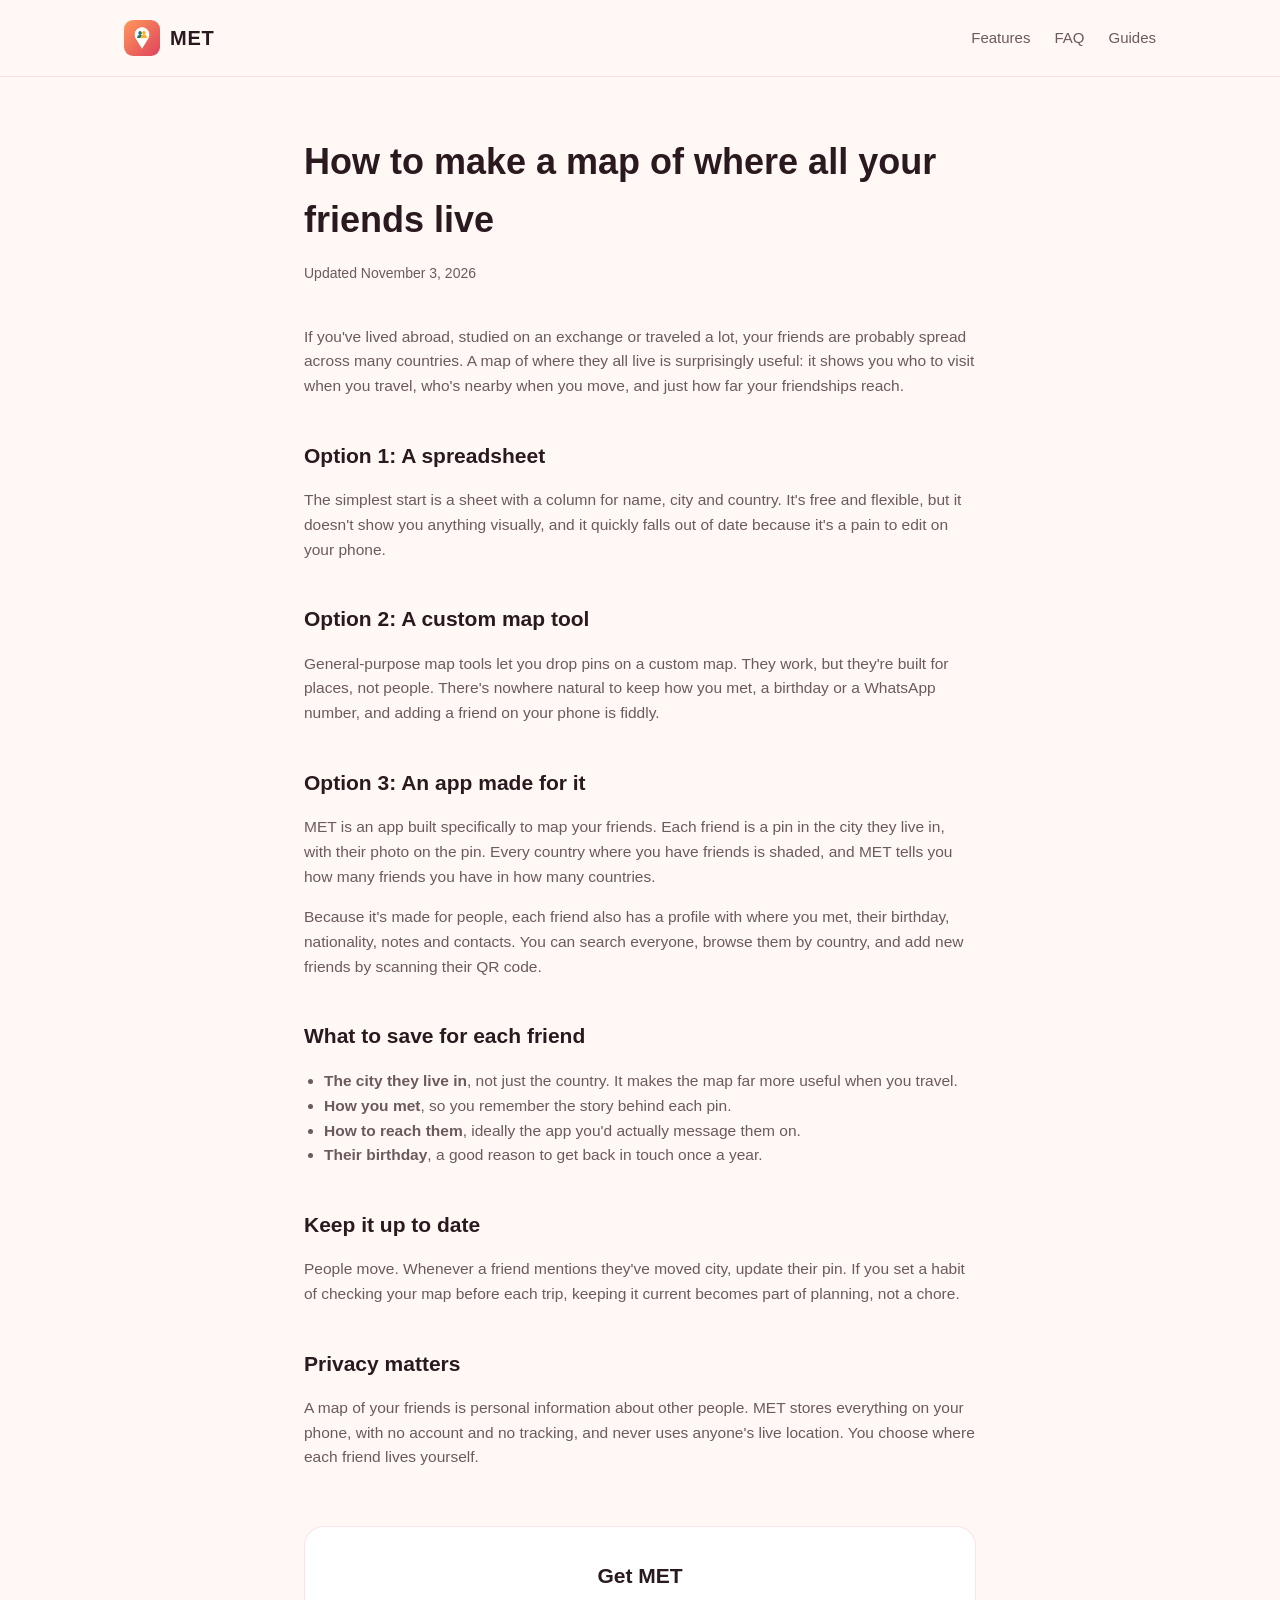
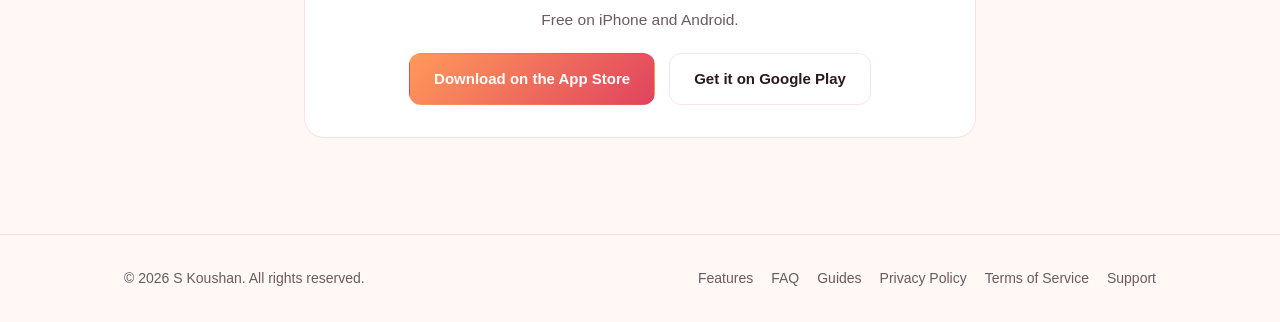
<file: map-of-where-your-friends-live.html>
<!doctype html>
<html lang="en">
<head>
  <meta charset="UTF-8" />
  <meta name="viewport" content="width=device-width, initial-scale=1" />
  <title>How to make a map of where all your friends live</title>
  <meta name="description" content="Ways to make a map of your friends around the world, from spreadsheets and Google My Maps to an app built for it, and what to include for each friend." />
  <link rel="canonical" href="https://met-app.github.io/map-of-where-your-friends-live.html" />
  <meta property="og:type" content="article" />
  <meta property="og:site_name" content="MET" />
  <meta property="og:title" content="How to make a map of where all your friends live" />
  <meta property="og:description" content="Ways to make a map of your friends around the world, from spreadsheets and Google My Maps to an app built for it, and what to include for each friend." />
  <meta property="og:url" content="https://met-app.github.io/map-of-where-your-friends-live.html" />
  <meta property="og:image" content="https://met-app.github.io/assets/og.png?v=2026-11-14c" />
  <meta name="twitter:card" content="summary_large_image" />
  <meta name="apple-itunes-app" content="app-id=6829076218" />
  <link rel="icon" href="assets/logo.png" />
  <link rel="stylesheet" href="styles.css?v=2026-11-13" />
  <script type="application/ld+json">
[
  {
    "@context": "https://schema.org",
    "@type": "Article",
    "headline": "How to make a map of where all your friends live",
    "description": "Ways to make a map of your friends around the world, from spreadsheets and Google My Maps to an app built for it, and what to include for each friend.",
    "datePublished": "2026-11-03",
    "dateModified": "2026-11-03",
    "author": {
      "@type": "Person",
      "name": "Shervin Koushan"
    },
    "publisher": {
      "@type": "Organization",
      "name": "MET",
      "logo": "https://met-app.github.io/assets/logo.png"
    },
    "mainEntityOfPage": "https://met-app.github.io/map-of-where-your-friends-live.html",
    "image": "https://met-app.github.io/assets/og.png?v=2026-11-14c"
  },
  {
    "@context": "https://schema.org",
    "@type": "BreadcrumbList",
    "itemListElement": [
      {
        "@type": "ListItem",
        "position": 1,
        "name": "MET",
        "item": "https://met-app.github.io/"
      },
      {
        "@type": "ListItem",
        "position": 2,
        "name": "How to make a map of where all your friends live",
        "item": "https://met-app.github.io/map-of-where-your-friends-live.html"
      }
    ]
  }
]
  </script>
</head>
<body>

  <header class="site-header">
    <div class="wrap">
      <a class="brand" href="index.html?web">
        <img src="assets/logo.png" alt="MET logo" />
        MET
      </a>
      <nav class="site-nav">
        <a href="features.html">Features</a>
        <a href="faq.html">FAQ</a>
        <a class="optional" href="guides.html">Guides</a>
      </nav>
    </div>
  </header>

  <article class="legal">
    <div class="wrap">
      <h1>How to make a map of where all your friends live</h1>
      <p class="updated">Updated November 3, 2026</p>
      <p>If you've lived abroad, studied on an exchange or traveled a lot, your friends are probably spread across many countries. A map of where they all live is surprisingly useful: it shows you who to visit when you travel, who's nearby when you move, and just how far your friendships reach.</p>

      <h2>Option 1: A spreadsheet</h2>
      <p>The simplest start is a sheet with a column for name, city and country. It's free and flexible, but it doesn't show you anything visually, and it quickly falls out of date because it's a pain to edit on your phone.</p>

      <h2>Option 2: A custom map tool</h2>
      <p>General-purpose map tools let you drop pins on a custom map. They work, but they're built for places, not people. There's nowhere natural to keep how you met, a birthday or a WhatsApp number, and adding a friend on your phone is fiddly.</p>

      <h2>Option 3: An app made for it</h2>
      <p>MET is an app built specifically to map your friends. Each friend is a pin in the city they live in, with their photo on the pin. Every country where you have friends is shaded, and MET tells you how many friends you have in how many countries.</p>
      <p>Because it's made for people, each friend also has a profile with where you met, their birthday, nationality, notes and contacts. You can search everyone, browse them by country, and add new friends by scanning their QR code.</p>

      <h2>What to save for each friend</h2>
      <ul>
        <li><strong>The city they live in</strong>, not just the country. It makes the map far more useful when you travel.</li>
        <li><strong>How you met</strong>, so you remember the story behind each pin.</li>
        <li><strong>How to reach them</strong>, ideally the app you'd actually message them on.</li>
        <li><strong>Their birthday</strong>, a good reason to get back in touch once a year.</li>
      </ul>

      <h2>Keep it up to date</h2>
      <p>People move. Whenever a friend mentions they've moved city, update their pin. If you set a habit of checking your map before each trip, keeping it current becomes part of planning, not a chore.</p>

      <h2>Privacy matters</h2>
      <p>A map of your friends is personal information about other people. MET stores everything on your phone, with no account and no tracking, and never uses anyone's live location. You choose where each friend lives yourself.</p>
      <div class="cta-box">
        <h2>Get MET</h2>
        <p>Free on iPhone and Android.</p>
        <div class="cta-row">
          <a class="btn btn-primary" href="https://apps.apple.com/us/app/met-global-friends-location/id6829076218">Download on the App Store</a>
          <a class="btn btn-secondary" href="https://play.google.com/store/apps/details?id=com.shervinkoushan.met">Get it on Google Play</a>
        </div>
      </div>
    </div>
  </article>

  <footer class="site-footer">
    <div class="wrap">
      <span>© 2026 S Koushan. All rights reserved.</span>
      <nav>
        <a href="features.html">Features</a>
        <a href="faq.html">FAQ</a>
        <a href="guides.html">Guides</a>
        <a href="privacy.html">Privacy Policy</a>
        <a href="terms.html">Terms of Service</a>
        <a href="mailto:shervin.koushan.dev@gmail.com">Support</a>
      </nav>
    </div>
  </footer>

</body>
</html>
</file>
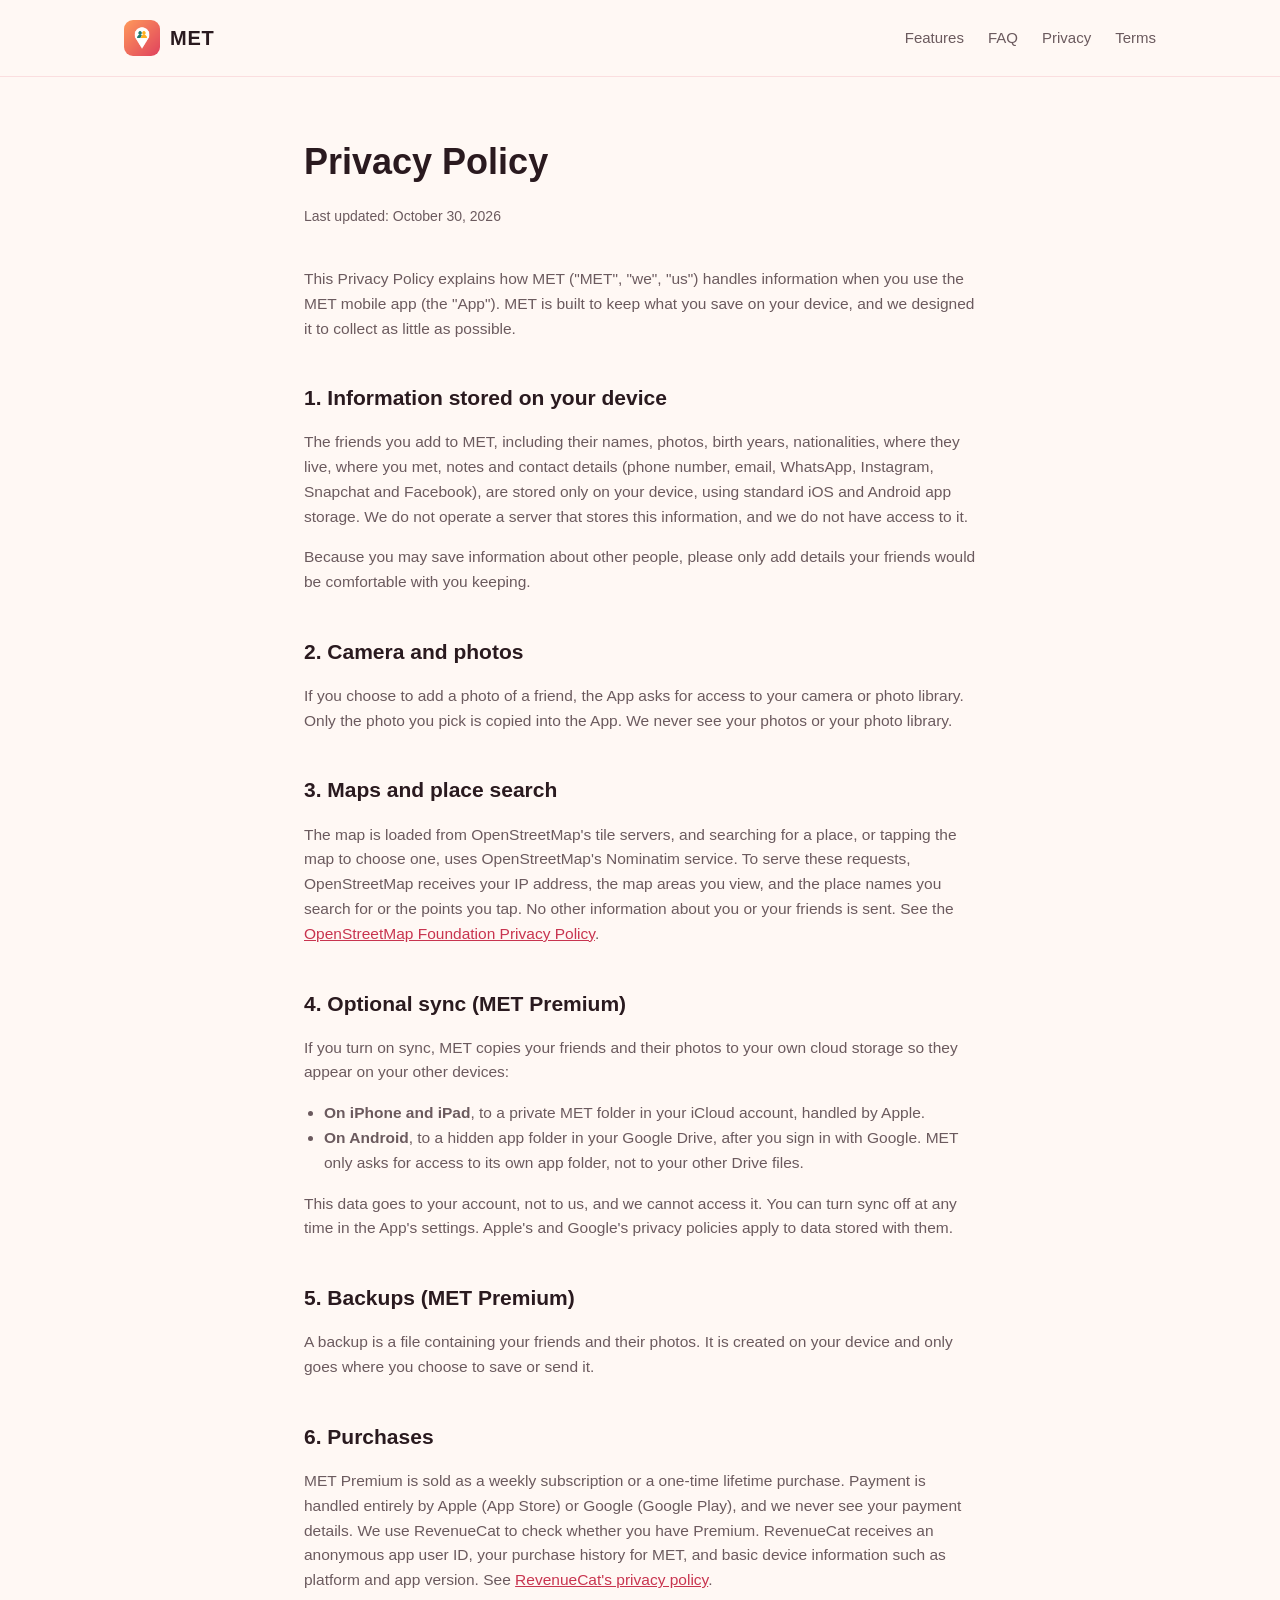
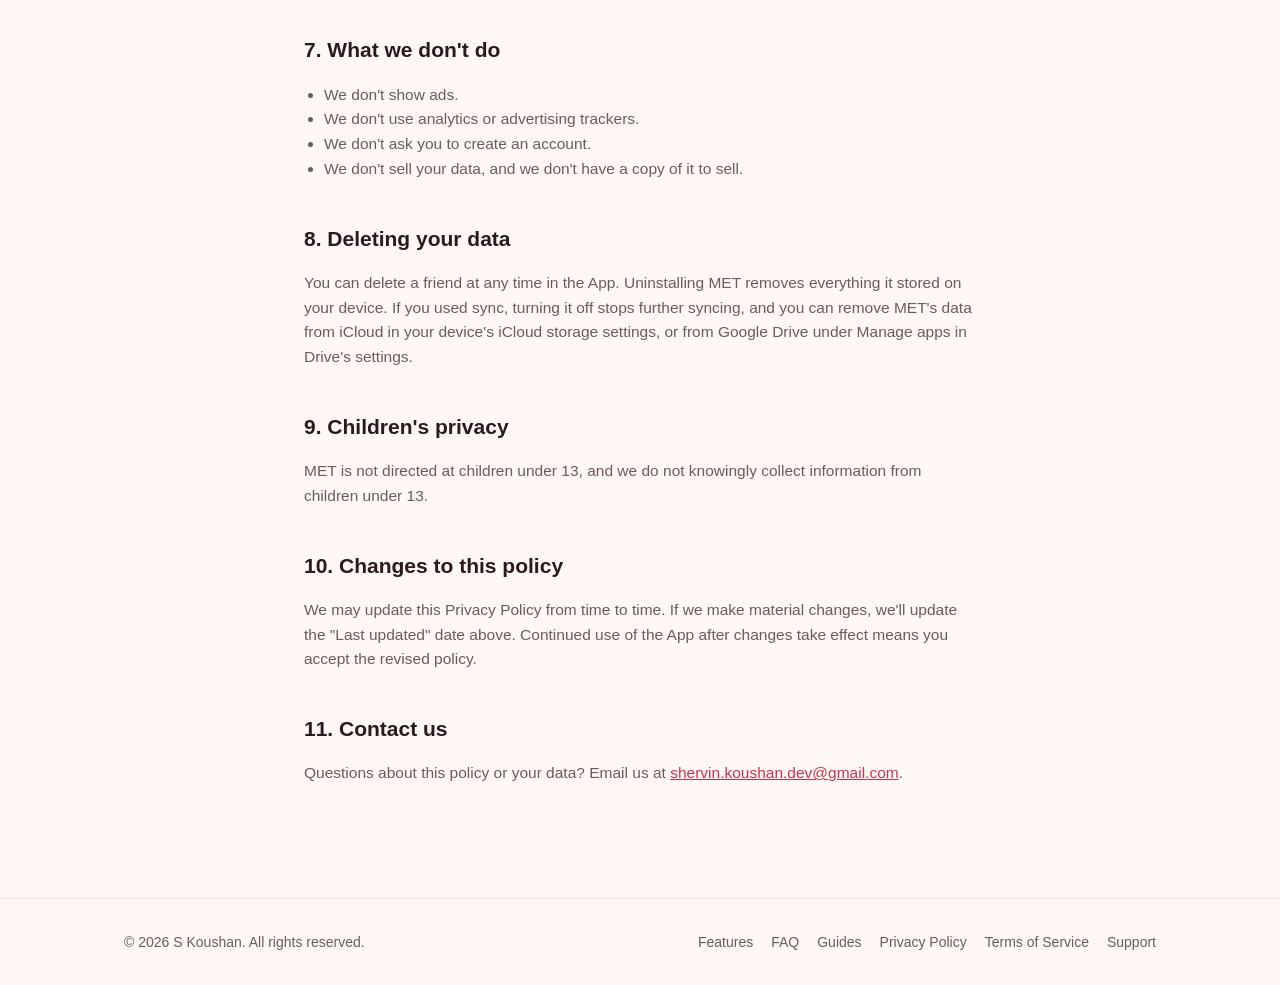
<file: privacy.html>
<!doctype html>
<html lang="en">
<head>
  <meta charset="UTF-8" />
  <meta name="viewport" content="width=device-width, initial-scale=1" />
  <title>Privacy Policy - MET</title>
  <link rel="icon" href="assets/logo.png" />
  <link rel="stylesheet" href="styles.css?v=2026-11-13" />
</head>
<body>

  <header class="site-header">
    <div class="wrap">
      <a class="brand" href="index.html?web">
        <img src="assets/logo.png" alt="MET logo" />
        MET
      </a>
      <nav class="site-nav">
        <a class="optional" href="features.html">Features</a>
        <a class="optional" href="faq.html">FAQ</a>
        <a href="privacy.html">Privacy</a>
        <a href="terms.html">Terms</a>
      </nav>
    </div>
  </header>

  <section class="legal">
    <div class="wrap">
      <h1>Privacy Policy</h1>
      <p class="updated">Last updated: October 30, 2026</p>

      <p>This Privacy Policy explains how MET ("MET", "we", "us") handles information when you use the MET mobile app (the "App"). MET is built to keep what you save on your device, and we designed it to collect as little as possible.</p>

      <h2>1. Information stored on your device</h2>
      <p>The friends you add to MET, including their names, photos, birth years, nationalities, where they live, where you met, notes and contact details (phone number, email, WhatsApp, Instagram, Snapchat and Facebook), are stored only on your device, using standard iOS and Android app storage. We do not operate a server that stores this information, and we do not have access to it.</p>
      <p>Because you may save information about other people, please only add details your friends would be comfortable with you keeping.</p>

      <h2>2. Camera and photos</h2>
      <p>If you choose to add a photo of a friend, the App asks for access to your camera or photo library. Only the photo you pick is copied into the App. We never see your photos or your photo library.</p>

      <h2>3. Maps and place search</h2>
      <p>The map is loaded from OpenStreetMap's tile servers, and searching for a place, or tapping the map to choose one, uses OpenStreetMap's Nominatim service. To serve these requests, OpenStreetMap receives your IP address, the map areas you view, and the place names you search for or the points you tap. No other information about you or your friends is sent. See the <a href="https://osmfoundation.org/wiki/Privacy_Policy" target="_blank" rel="noopener">OpenStreetMap Foundation Privacy Policy</a>.</p>

      <h2>4. Optional sync (MET Premium)</h2>
      <p>If you turn on sync, MET copies your friends and their photos to your own cloud storage so they appear on your other devices:</p>
      <ul>
        <li><strong>On iPhone and iPad</strong>, to a private MET folder in your iCloud account, handled by Apple.</li>
        <li><strong>On Android</strong>, to a hidden app folder in your Google Drive, after you sign in with Google. MET only asks for access to its own app folder, not to your other Drive files.</li>
      </ul>
      <p>This data goes to your account, not to us, and we cannot access it. You can turn sync off at any time in the App's settings. Apple's and Google's privacy policies apply to data stored with them.</p>

      <h2>5. Backups (MET Premium)</h2>
      <p>A backup is a file containing your friends and their photos. It is created on your device and only goes where you choose to save or send it.</p>

      <h2>6. Purchases</h2>
      <p>MET Premium is sold as a weekly subscription or a one-time lifetime purchase. Payment is handled entirely by Apple (App Store) or Google (Google Play), and we never see your payment details. We use RevenueCat to check whether you have Premium. RevenueCat receives an anonymous app user ID, your purchase history for MET, and basic device information such as platform and app version. See <a href="https://www.revenuecat.com/privacy" target="_blank" rel="noopener">RevenueCat's privacy policy</a>.</p>

      <h2>7. What we don't do</h2>
      <ul>
        <li>We don't show ads.</li>
        <li>We don't use analytics or advertising trackers.</li>
        <li>We don't ask you to create an account.</li>
        <li>We don't sell your data, and we don't have a copy of it to sell.</li>
      </ul>

      <h2>8. Deleting your data</h2>
      <p>You can delete a friend at any time in the App. Uninstalling MET removes everything it stored on your device. If you used sync, turning it off stops further syncing, and you can remove MET's data from iCloud in your device's iCloud storage settings, or from Google Drive under Manage apps in Drive's settings.</p>

      <h2>9. Children's privacy</h2>
      <p>MET is not directed at children under 13, and we do not knowingly collect information from children under 13.</p>

      <h2>10. Changes to this policy</h2>
      <p>We may update this Privacy Policy from time to time. If we make material changes, we'll update the "Last updated" date above. Continued use of the App after changes take effect means you accept the revised policy.</p>

      <h2>11. Contact us</h2>
      <p>Questions about this policy or your data? Email us at <a href="mailto:shervin.koushan.dev@gmail.com">shervin.koushan.dev@gmail.com</a>.</p>
    </div>
  </section>

  <footer class="site-footer">
    <div class="wrap">
      <span>© 2026 S Koushan. All rights reserved.</span>
      <nav>
        <a href="features.html">Features</a>
        <a href="faq.html">FAQ</a>
        <a href="guides.html">Guides</a>
        <a href="privacy.html">Privacy Policy</a>
        <a href="terms.html">Terms of Service</a>
        <a href="mailto:shervin.koushan.dev@gmail.com">Support</a>
      </nav>
    </div>
  </footer>

</body>
</html>
</file>
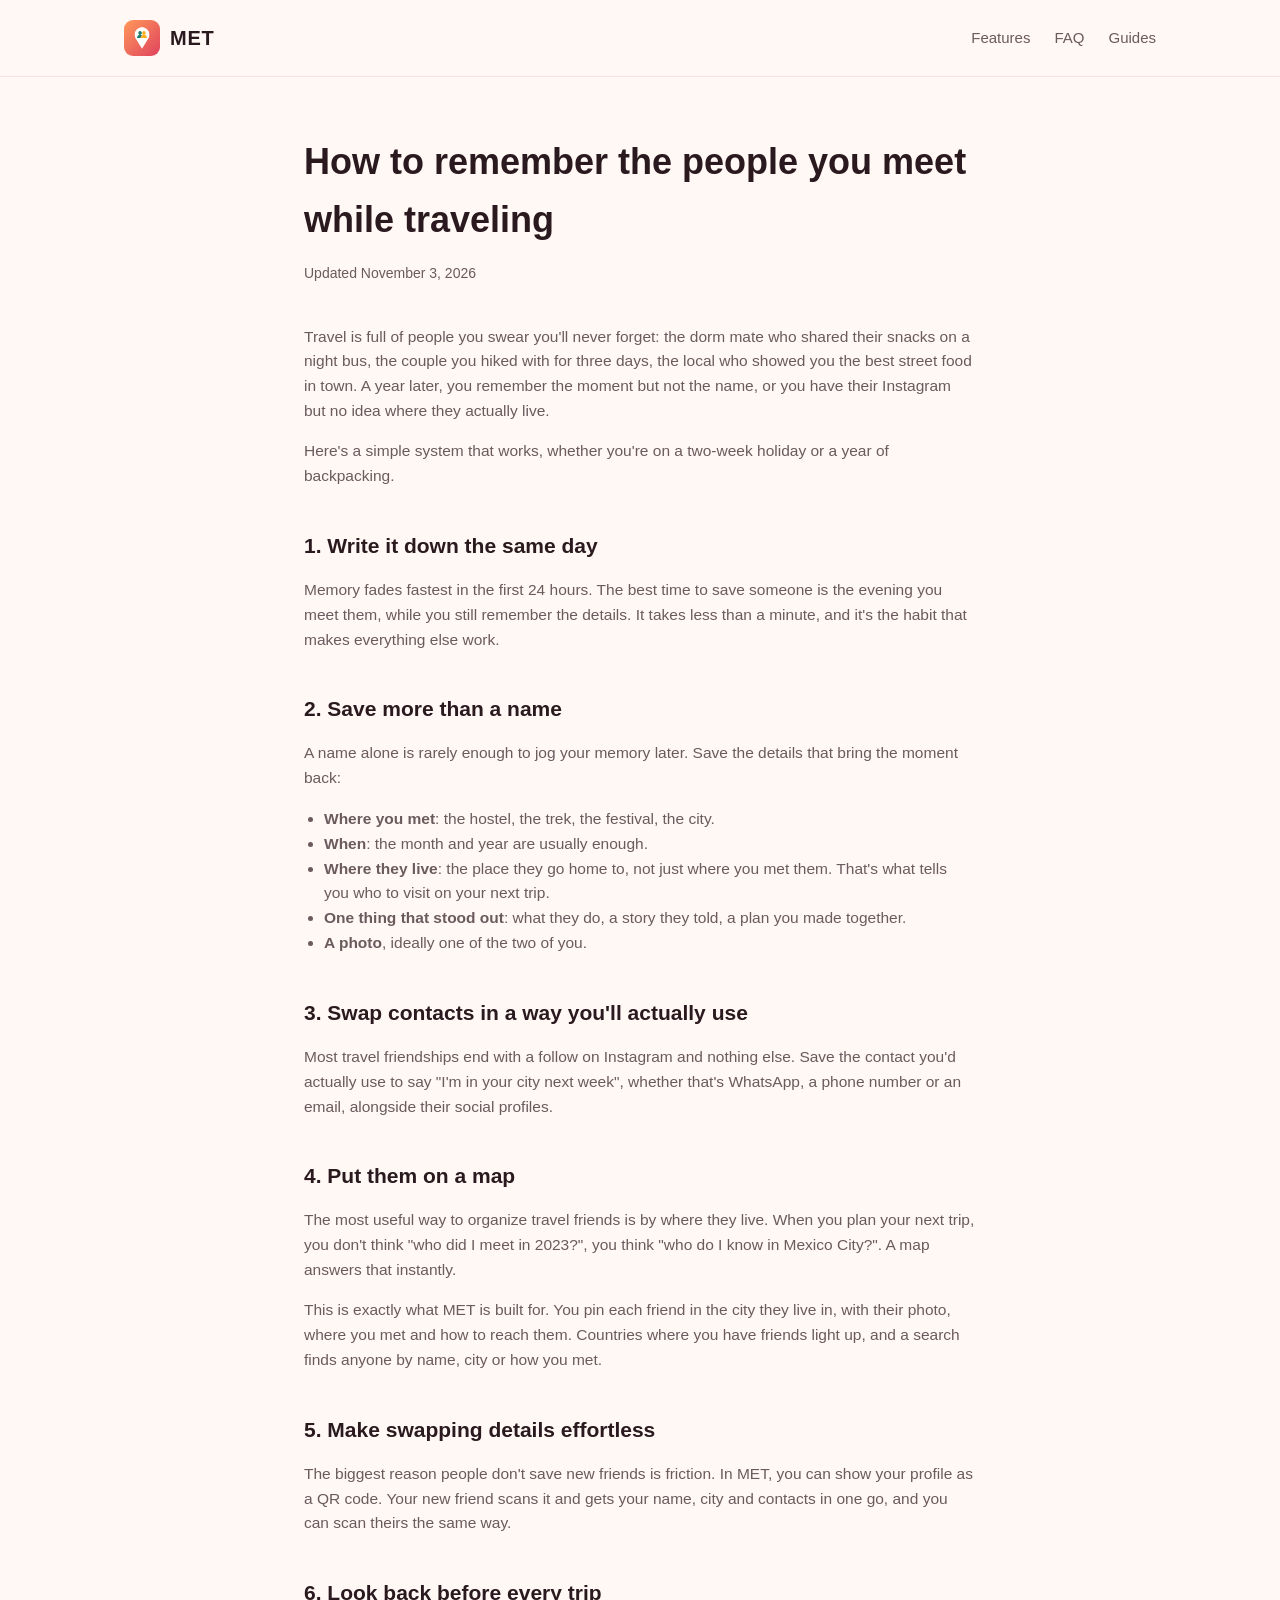
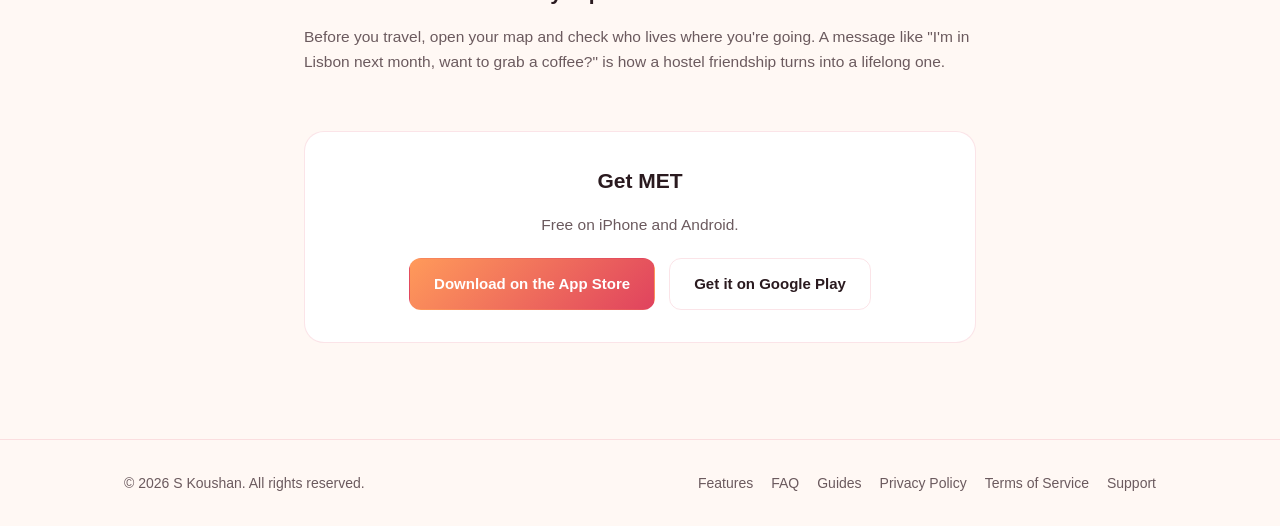
<file: remember-people-you-meet-while-traveling.html>
<!doctype html>
<html lang="en">
<head>
  <meta charset="UTF-8" />
  <meta name="viewport" content="width=device-width, initial-scale=1" />
  <title>How to remember the people you meet while traveling</title>
  <meta name="description" content="Practical ways to remember the people you meet on trips, at hostels and festivals: what to write down, when to do it, and how to keep it all on a map." />
  <link rel="canonical" href="https://met-app.github.io/remember-people-you-meet-while-traveling.html" />
  <meta property="og:type" content="article" />
  <meta property="og:site_name" content="MET" />
  <meta property="og:title" content="How to remember the people you meet while traveling" />
  <meta property="og:description" content="Practical ways to remember the people you meet on trips, at hostels and festivals: what to write down, when to do it, and how to keep it all on a map." />
  <meta property="og:url" content="https://met-app.github.io/remember-people-you-meet-while-traveling.html" />
  <meta property="og:image" content="https://met-app.github.io/assets/og.png?v=2026-11-14c" />
  <meta name="twitter:card" content="summary_large_image" />
  <meta name="apple-itunes-app" content="app-id=6829076218" />
  <link rel="icon" href="assets/logo.png" />
  <link rel="stylesheet" href="styles.css?v=2026-11-13" />
  <script type="application/ld+json">
[
  {
    "@context": "https://schema.org",
    "@type": "Article",
    "headline": "How to remember the people you meet while traveling",
    "description": "Practical ways to remember the people you meet on trips, at hostels and festivals: what to write down, when to do it, and how to keep it all on a map.",
    "datePublished": "2026-11-03",
    "dateModified": "2026-11-03",
    "author": {
      "@type": "Person",
      "name": "Shervin Koushan"
    },
    "publisher": {
      "@type": "Organization",
      "name": "MET",
      "logo": "https://met-app.github.io/assets/logo.png"
    },
    "mainEntityOfPage": "https://met-app.github.io/remember-people-you-meet-while-traveling.html",
    "image": "https://met-app.github.io/assets/og.png?v=2026-11-14c"
  },
  {
    "@context": "https://schema.org",
    "@type": "BreadcrumbList",
    "itemListElement": [
      {
        "@type": "ListItem",
        "position": 1,
        "name": "MET",
        "item": "https://met-app.github.io/"
      },
      {
        "@type": "ListItem",
        "position": 2,
        "name": "How to remember the people you meet while traveling",
        "item": "https://met-app.github.io/remember-people-you-meet-while-traveling.html"
      }
    ]
  }
]
  </script>
</head>
<body>

  <header class="site-header">
    <div class="wrap">
      <a class="brand" href="index.html?web">
        <img src="assets/logo.png" alt="MET logo" />
        MET
      </a>
      <nav class="site-nav">
        <a href="features.html">Features</a>
        <a href="faq.html">FAQ</a>
        <a class="optional" href="guides.html">Guides</a>
      </nav>
    </div>
  </header>

  <article class="legal">
    <div class="wrap">
      <h1>How to remember the people you meet while traveling</h1>
      <p class="updated">Updated November 3, 2026</p>
      <p>Travel is full of people you swear you'll never forget: the dorm mate who shared their snacks on a night bus, the couple you hiked with for three days, the local who showed you the best street food in town. A year later, you remember the moment but not the name, or you have their Instagram but no idea where they actually live.</p>
      <p>Here's a simple system that works, whether you're on a two-week holiday or a year of backpacking.</p>

      <h2>1. Write it down the same day</h2>
      <p>Memory fades fastest in the first 24 hours. The best time to save someone is the evening you meet them, while you still remember the details. It takes less than a minute, and it's the habit that makes everything else work.</p>

      <h2>2. Save more than a name</h2>
      <p>A name alone is rarely enough to jog your memory later. Save the details that bring the moment back:</p>
      <ul>
        <li><strong>Where you met</strong>: the hostel, the trek, the festival, the city.</li>
        <li><strong>When</strong>: the month and year are usually enough.</li>
        <li><strong>Where they live</strong>: the place they go home to, not just where you met them. That's what tells you who to visit on your next trip.</li>
        <li><strong>One thing that stood out</strong>: what they do, a story they told, a plan you made together.</li>
        <li><strong>A photo</strong>, ideally one of the two of you.</li>
      </ul>

      <h2>3. Swap contacts in a way you'll actually use</h2>
      <p>Most travel friendships end with a follow on Instagram and nothing else. Save the contact you'd actually use to say "I'm in your city next week", whether that's WhatsApp, a phone number or an email, alongside their social profiles.</p>

      <h2>4. Put them on a map</h2>
      <p>The most useful way to organize travel friends is by where they live. When you plan your next trip, you don't think "who did I meet in 2023?", you think "who do I know in Mexico City?". A map answers that instantly.</p>
      <p>This is exactly what MET is built for. You pin each friend in the city they live in, with their photo, where you met and how to reach them. Countries where you have friends light up, and a search finds anyone by name, city or how you met.</p>

      <h2>5. Make swapping details effortless</h2>
      <p>The biggest reason people don't save new friends is friction. In MET, you can show your profile as a QR code. Your new friend scans it and gets your name, city and contacts in one go, and you can scan theirs the same way.</p>

      <h2>6. Look back before every trip</h2>
      <p>Before you travel, open your map and check who lives where you're going. A message like "I'm in Lisbon next month, want to grab a coffee?" is how a hostel friendship turns into a lifelong one.</p>
      <div class="cta-box">
        <h2>Get MET</h2>
        <p>Free on iPhone and Android.</p>
        <div class="cta-row">
          <a class="btn btn-primary" href="https://apps.apple.com/us/app/met-global-friends-location/id6829076218">Download on the App Store</a>
          <a class="btn btn-secondary" href="https://play.google.com/store/apps/details?id=com.shervinkoushan.met">Get it on Google Play</a>
        </div>
      </div>
    </div>
  </article>

  <footer class="site-footer">
    <div class="wrap">
      <span>© 2026 S Koushan. All rights reserved.</span>
      <nav>
        <a href="features.html">Features</a>
        <a href="faq.html">FAQ</a>
        <a href="guides.html">Guides</a>
        <a href="privacy.html">Privacy Policy</a>
        <a href="terms.html">Terms of Service</a>
        <a href="mailto:shervin.koushan.dev@gmail.com">Support</a>
      </nav>
    </div>
  </footer>

</body>
</html>
</file>
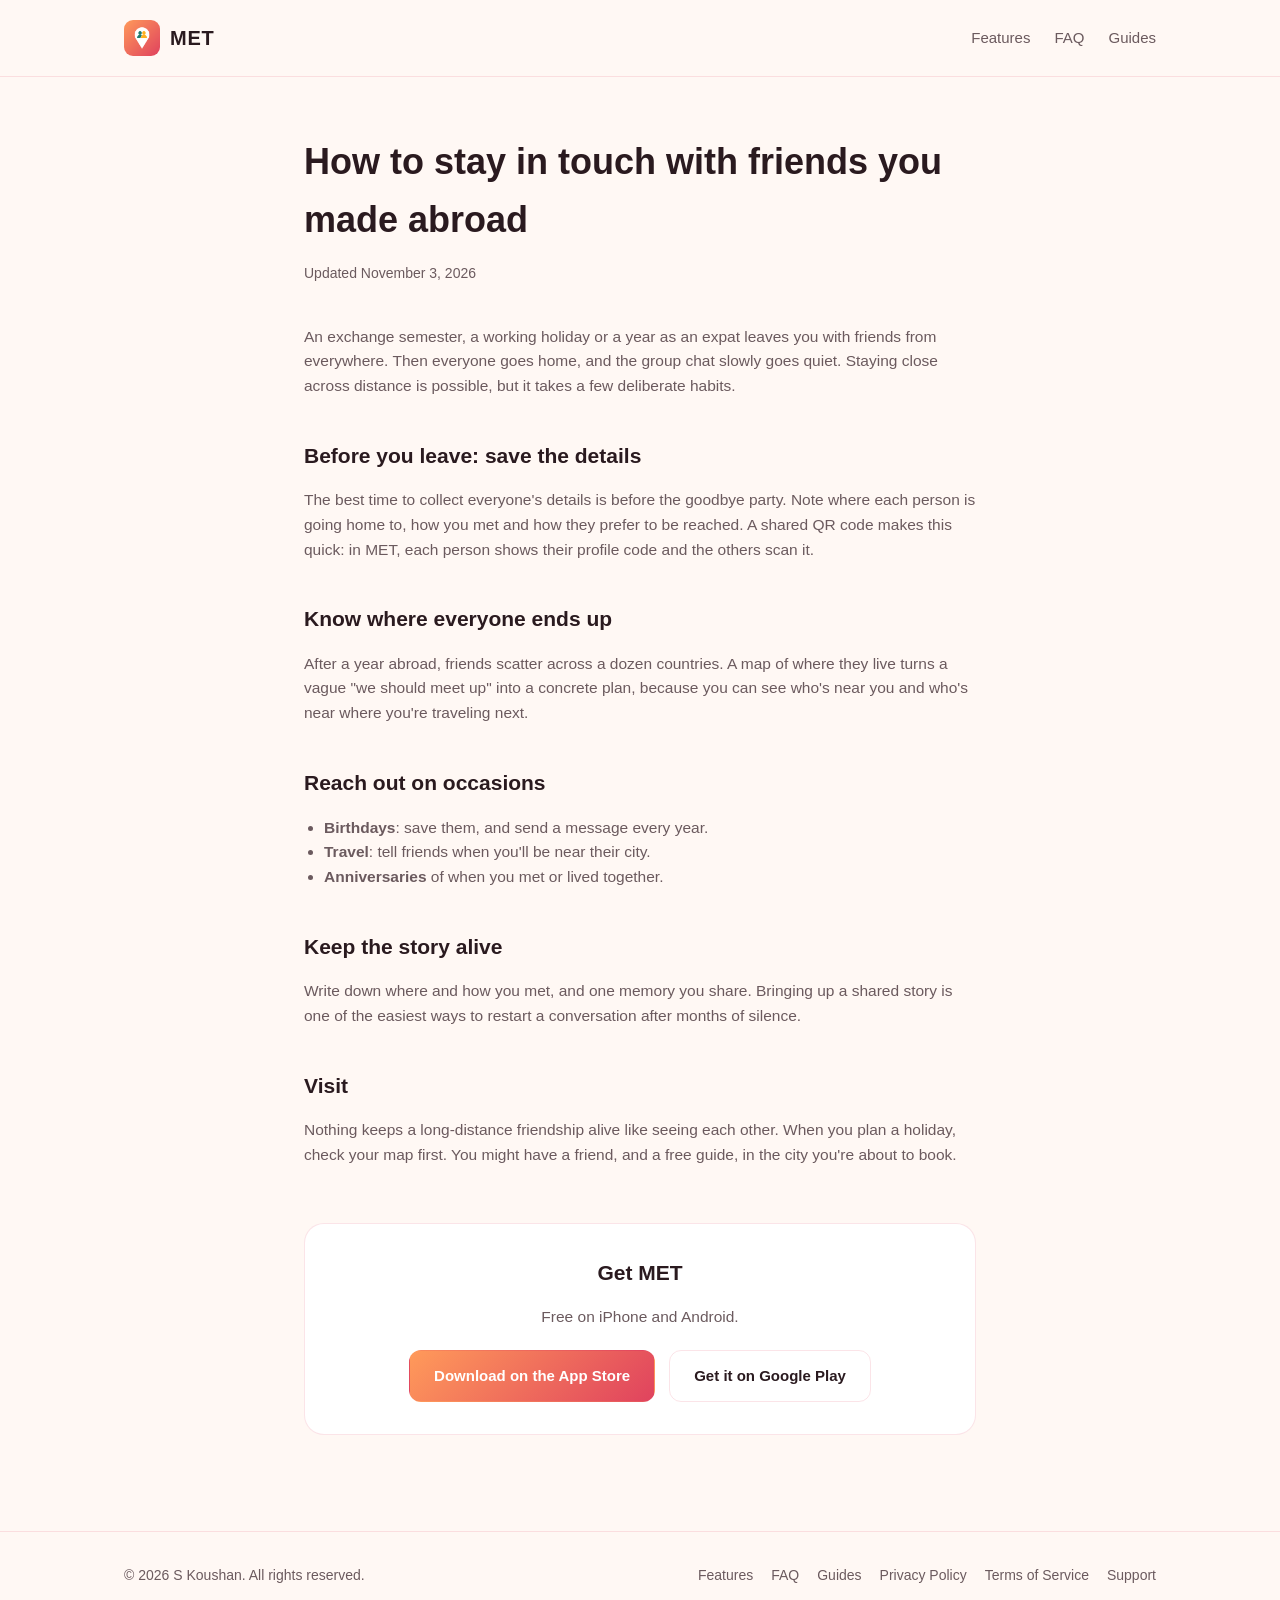
<file: stay-in-touch-with-friends-from-abroad.html>
<!doctype html>
<html lang="en">
<head>
  <meta charset="UTF-8" />
  <meta name="viewport" content="width=device-width, initial-scale=1" />
  <title>How to stay in touch with friends you made abroad</title>
  <meta name="description" content="How exchange students, expats and travelers can stay in touch with friends from abroad after going home: habits, contact details and keeping track of where everyone lives." />
  <link rel="canonical" href="https://met-app.github.io/stay-in-touch-with-friends-from-abroad.html" />
  <meta property="og:type" content="article" />
  <meta property="og:site_name" content="MET" />
  <meta property="og:title" content="How to stay in touch with friends you made abroad" />
  <meta property="og:description" content="How exchange students, expats and travelers can stay in touch with friends from abroad after going home: habits, contact details and keeping track of where everyone lives." />
  <meta property="og:url" content="https://met-app.github.io/stay-in-touch-with-friends-from-abroad.html" />
  <meta property="og:image" content="https://met-app.github.io/assets/og.png?v=2026-11-14c" />
  <meta name="twitter:card" content="summary_large_image" />
  <meta name="apple-itunes-app" content="app-id=6829076218" />
  <link rel="icon" href="assets/logo.png" />
  <link rel="stylesheet" href="styles.css?v=2026-11-13" />
  <script type="application/ld+json">
[
  {
    "@context": "https://schema.org",
    "@type": "Article",
    "headline": "How to stay in touch with friends you made abroad",
    "description": "How exchange students, expats and travelers can stay in touch with friends from abroad after going home: habits, contact details and keeping track of where everyone lives.",
    "datePublished": "2026-11-03",
    "dateModified": "2026-11-03",
    "author": {
      "@type": "Person",
      "name": "Shervin Koushan"
    },
    "publisher": {
      "@type": "Organization",
      "name": "MET",
      "logo": "https://met-app.github.io/assets/logo.png"
    },
    "mainEntityOfPage": "https://met-app.github.io/stay-in-touch-with-friends-from-abroad.html",
    "image": "https://met-app.github.io/assets/og.png?v=2026-11-14c"
  },
  {
    "@context": "https://schema.org",
    "@type": "BreadcrumbList",
    "itemListElement": [
      {
        "@type": "ListItem",
        "position": 1,
        "name": "MET",
        "item": "https://met-app.github.io/"
      },
      {
        "@type": "ListItem",
        "position": 2,
        "name": "How to stay in touch with friends you made abroad",
        "item": "https://met-app.github.io/stay-in-touch-with-friends-from-abroad.html"
      }
    ]
  }
]
  </script>
</head>
<body>

  <header class="site-header">
    <div class="wrap">
      <a class="brand" href="index.html?web">
        <img src="assets/logo.png" alt="MET logo" />
        MET
      </a>
      <nav class="site-nav">
        <a href="features.html">Features</a>
        <a href="faq.html">FAQ</a>
        <a class="optional" href="guides.html">Guides</a>
      </nav>
    </div>
  </header>

  <article class="legal">
    <div class="wrap">
      <h1>How to stay in touch with friends you made abroad</h1>
      <p class="updated">Updated November 3, 2026</p>
      <p>An exchange semester, a working holiday or a year as an expat leaves you with friends from everywhere. Then everyone goes home, and the group chat slowly goes quiet. Staying close across distance is possible, but it takes a few deliberate habits.</p>

      <h2>Before you leave: save the details</h2>
      <p>The best time to collect everyone's details is before the goodbye party. Note where each person is going home to, how you met and how they prefer to be reached. A shared QR code makes this quick: in MET, each person shows their profile code and the others scan it.</p>

      <h2>Know where everyone ends up</h2>
      <p>After a year abroad, friends scatter across a dozen countries. A map of where they live turns a vague "we should meet up" into a concrete plan, because you can see who's near you and who's near where you're traveling next.</p>

      <h2>Reach out on occasions</h2>
      <ul>
        <li><strong>Birthdays</strong>: save them, and send a message every year.</li>
        <li><strong>Travel</strong>: tell friends when you'll be near their city.</li>
        <li><strong>Anniversaries</strong> of when you met or lived together.</li>
      </ul>

      <h2>Keep the story alive</h2>
      <p>Write down where and how you met, and one memory you share. Bringing up a shared story is one of the easiest ways to restart a conversation after months of silence.</p>

      <h2>Visit</h2>
      <p>Nothing keeps a long-distance friendship alive like seeing each other. When you plan a holiday, check your map first. You might have a friend, and a free guide, in the city you're about to book.</p>
      <div class="cta-box">
        <h2>Get MET</h2>
        <p>Free on iPhone and Android.</p>
        <div class="cta-row">
          <a class="btn btn-primary" href="https://apps.apple.com/us/app/met-global-friends-location/id6829076218">Download on the App Store</a>
          <a class="btn btn-secondary" href="https://play.google.com/store/apps/details?id=com.shervinkoushan.met">Get it on Google Play</a>
        </div>
      </div>
    </div>
  </article>

  <footer class="site-footer">
    <div class="wrap">
      <span>© 2026 S Koushan. All rights reserved.</span>
      <nav>
        <a href="features.html">Features</a>
        <a href="faq.html">FAQ</a>
        <a href="guides.html">Guides</a>
        <a href="privacy.html">Privacy Policy</a>
        <a href="terms.html">Terms of Service</a>
        <a href="mailto:shervin.koushan.dev@gmail.com">Support</a>
      </nav>
    </div>
  </footer>

</body>
</html>
</file>
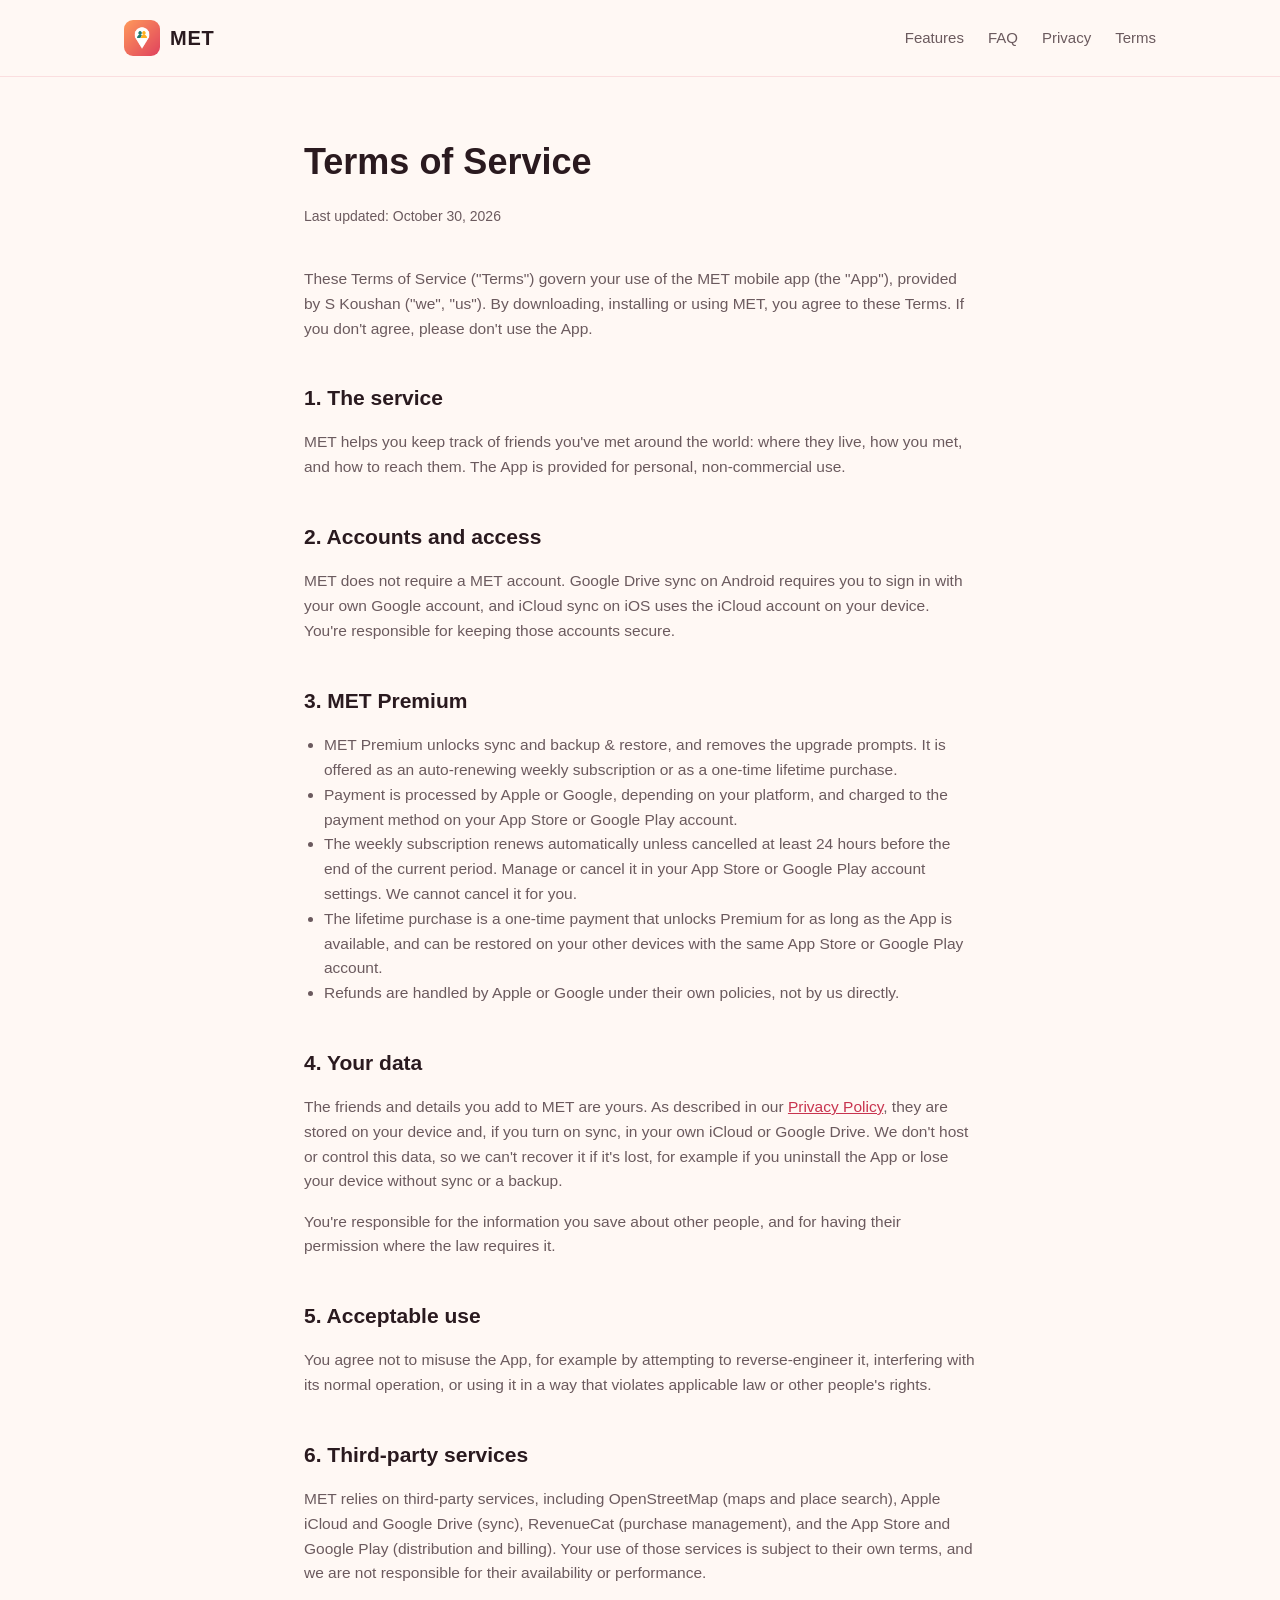
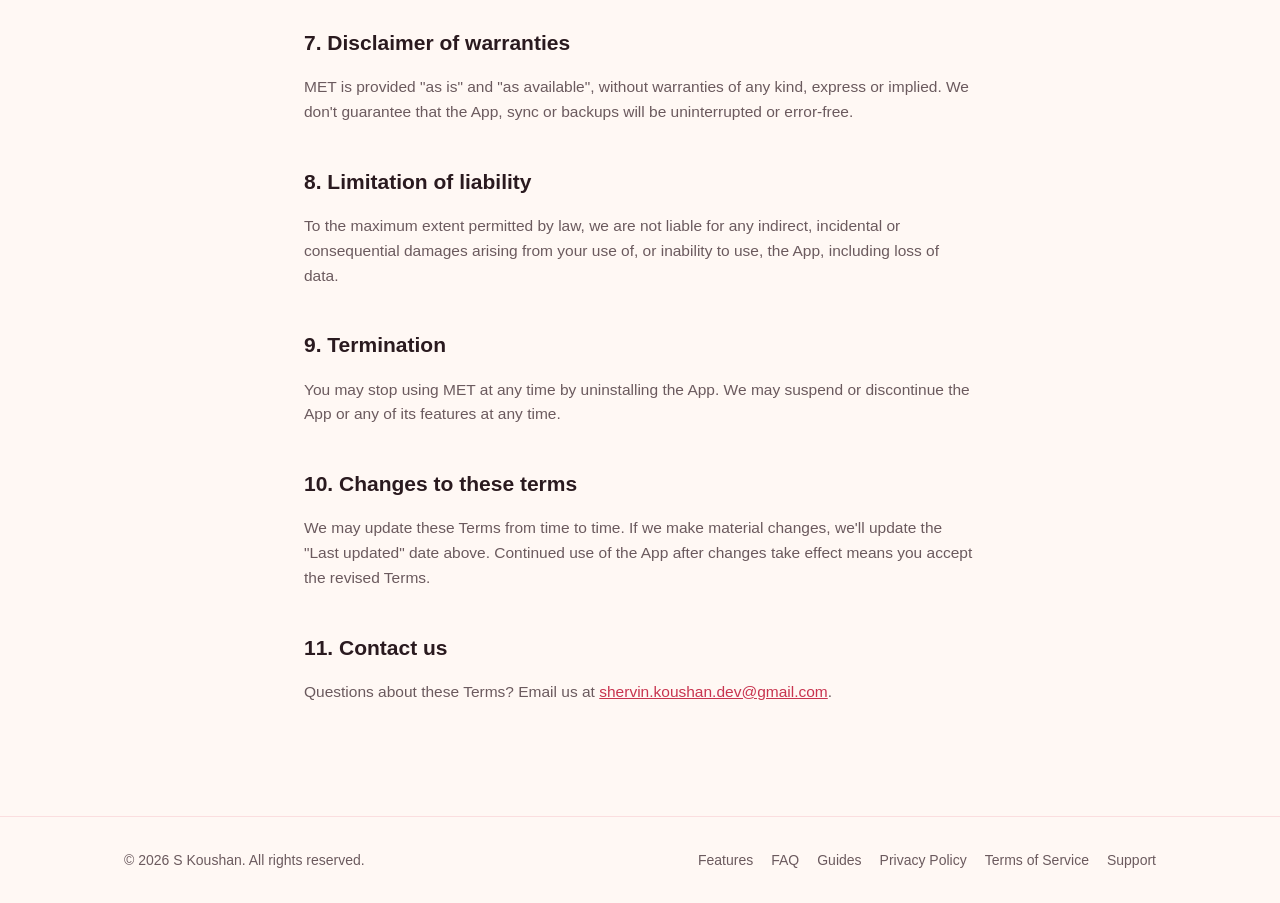
<file: terms.html>
<!doctype html>
<html lang="en">
<head>
  <meta charset="UTF-8" />
  <meta name="viewport" content="width=device-width, initial-scale=1" />
  <title>Terms of Service - MET</title>
  <link rel="icon" href="assets/logo.png" />
  <link rel="stylesheet" href="styles.css?v=2026-11-13" />
</head>
<body>

  <header class="site-header">
    <div class="wrap">
      <a class="brand" href="index.html?web">
        <img src="assets/logo.png" alt="MET logo" />
        MET
      </a>
      <nav class="site-nav">
        <a class="optional" href="features.html">Features</a>
        <a class="optional" href="faq.html">FAQ</a>
        <a href="privacy.html">Privacy</a>
        <a href="terms.html">Terms</a>
      </nav>
    </div>
  </header>

  <section class="legal">
    <div class="wrap">
      <h1>Terms of Service</h1>
      <p class="updated">Last updated: October 30, 2026</p>

      <p>These Terms of Service ("Terms") govern your use of the MET mobile app (the "App"), provided by S Koushan ("we", "us"). By downloading, installing or using MET, you agree to these Terms. If you don't agree, please don't use the App.</p>

      <h2>1. The service</h2>
      <p>MET helps you keep track of friends you've met around the world: where they live, how you met, and how to reach them. The App is provided for personal, non-commercial use.</p>

      <h2>2. Accounts and access</h2>
      <p>MET does not require a MET account. Google Drive sync on Android requires you to sign in with your own Google account, and iCloud sync on iOS uses the iCloud account on your device. You're responsible for keeping those accounts secure.</p>

      <h2>3. MET Premium</h2>
      <ul>
        <li>MET Premium unlocks sync and backup &amp; restore, and removes the upgrade prompts. It is offered as an auto-renewing weekly subscription or as a one-time lifetime purchase.</li>
        <li>Payment is processed by Apple or Google, depending on your platform, and charged to the payment method on your App Store or Google Play account.</li>
        <li>The weekly subscription renews automatically unless cancelled at least 24 hours before the end of the current period. Manage or cancel it in your App Store or Google Play account settings. We cannot cancel it for you.</li>
        <li>The lifetime purchase is a one-time payment that unlocks Premium for as long as the App is available, and can be restored on your other devices with the same App Store or Google Play account.</li>
        <li>Refunds are handled by Apple or Google under their own policies, not by us directly.</li>
      </ul>

      <h2>4. Your data</h2>
      <p>The friends and details you add to MET are yours. As described in our <a href="privacy.html">Privacy Policy</a>, they are stored on your device and, if you turn on sync, in your own iCloud or Google Drive. We don't host or control this data, so we can't recover it if it's lost, for example if you uninstall the App or lose your device without sync or a backup.</p>
      <p>You're responsible for the information you save about other people, and for having their permission where the law requires it.</p>

      <h2>5. Acceptable use</h2>
      <p>You agree not to misuse the App, for example by attempting to reverse-engineer it, interfering with its normal operation, or using it in a way that violates applicable law or other people's rights.</p>

      <h2>6. Third-party services</h2>
      <p>MET relies on third-party services, including OpenStreetMap (maps and place search), Apple iCloud and Google Drive (sync), RevenueCat (purchase management), and the App Store and Google Play (distribution and billing). Your use of those services is subject to their own terms, and we are not responsible for their availability or performance.</p>

      <h2>7. Disclaimer of warranties</h2>
      <p>MET is provided "as is" and "as available", without warranties of any kind, express or implied. We don't guarantee that the App, sync or backups will be uninterrupted or error-free.</p>

      <h2>8. Limitation of liability</h2>
      <p>To the maximum extent permitted by law, we are not liable for any indirect, incidental or consequential damages arising from your use of, or inability to use, the App, including loss of data.</p>

      <h2>9. Termination</h2>
      <p>You may stop using MET at any time by uninstalling the App. We may suspend or discontinue the App or any of its features at any time.</p>

      <h2>10. Changes to these terms</h2>
      <p>We may update these Terms from time to time. If we make material changes, we'll update the "Last updated" date above. Continued use of the App after changes take effect means you accept the revised Terms.</p>

      <h2>11. Contact us</h2>
      <p>Questions about these Terms? Email us at <a href="mailto:shervin.koushan.dev@gmail.com">shervin.koushan.dev@gmail.com</a>.</p>
    </div>
  </section>

  <footer class="site-footer">
    <div class="wrap">
      <span>© 2026 S Koushan. All rights reserved.</span>
      <nav>
        <a href="features.html">Features</a>
        <a href="faq.html">FAQ</a>
        <a href="guides.html">Guides</a>
        <a href="privacy.html">Privacy Policy</a>
        <a href="terms.html">Terms of Service</a>
        <a href="mailto:shervin.koushan.dev@gmail.com">Support</a>
      </nav>
    </div>
  </footer>

</body>
</html>
</file>
<file: styles.css>
:root {
  --met-orange: #ff9a5a;
  --met-pink: #e0435e;
  --ink: #2a1a1f;
  --bg: #fff8f4;
  --surface: #ffffff;
  --muted: #6b5a5e;
  --border: rgba(224, 67, 94, 0.14);
  --link: #c8344f;
  --max-width: 1080px;
}

@media (prefers-color-scheme: dark) {
  :root {
    --ink: #f6eef0;
    --bg: #1c1417;
    --surface: #2a1f23;
    --muted: #c5b4b8;
    --border: rgba(255, 255, 255, 0.1);
    --link: #ffb08a;
  }
}

* {
  box-sizing: border-box;
}

html, body {
  margin: 0;
  padding: 0;
}

body {
  font-family: -apple-system, BlinkMacSystemFont, "Segoe UI", Roboto, Helvetica, Arial, sans-serif;
  background: var(--bg);
  color: var(--ink);
  line-height: 1.6;
  -webkit-font-smoothing: antialiased;
}

a {
  color: var(--link);
}

img {
  max-width: 100%;
  display: block;
}

.wrap {
  max-width: var(--max-width);
  margin: 0 auto;
  padding: 0 24px;
}

/* Header */

.site-header {
  padding: 20px 0;
  border-bottom: 1px solid var(--border);
}

.site-header .wrap {
  display: flex;
  align-items: center;
  justify-content: space-between;
  gap: 16px;
}

.brand {
  display: flex;
  align-items: center;
  gap: 10px;
  text-decoration: none;
  color: var(--ink);
  font-weight: 800;
  font-size: 20px;
  letter-spacing: 0.04em;
}

.brand img {
  width: 36px;
  height: 36px;
  border-radius: 9px;
}

.site-nav {
  display: flex;
  gap: 24px;
  font-size: 15px;
}

.site-nav a {
  text-decoration: none;
  color: var(--muted);
  font-weight: 500;
}

.site-nav a:hover {
  color: var(--ink);
}

/* Hero */

.hero {
  padding: 72px 0 40px;
}

.hero .wrap {
  display: grid;
  grid-template-columns: 1.2fr 1fr;
  gap: 48px;
  align-items: center;
}

.hero h1 {
  font-size: 52px;
  line-height: 1.08;
  margin: 0 0 20px;
  letter-spacing: -0.01em;
}

.hero h1 .accent {
  background: linear-gradient(135deg, var(--met-orange), var(--met-pink));
  -webkit-background-clip: text;
  background-clip: text;
  color: transparent;
}

.hero p.lede {
  font-size: 19px;
  color: var(--muted);
  margin: 0 0 32px;
  max-width: 480px;
}

.phone {
  justify-self: center;
  width: 280px;
  max-width: 100%;
  padding: 10px;
  border-radius: 44px;
  background: #111;
  box-shadow: 0 30px 60px rgba(224, 67, 94, 0.25);
  transform: rotate(3deg);
}

.phone img {
  width: 100%;
  border-radius: 34px;
  aspect-ratio: 9 / 19;
  object-fit: cover;
  object-position: top;
}

.cta-row {
  display: flex;
  gap: 14px;
  flex-wrap: wrap;
}

.btn {
  display: inline-flex;
  align-items: center;
  gap: 8px;
  padding: 13px 24px;
  border-radius: 12px;
  font-weight: 600;
  font-size: 15px;
  text-decoration: none;
  border: 1px solid transparent;
}

.btn-primary {
  background: linear-gradient(135deg, var(--met-orange), var(--met-pink));
  color: #fff;
}

.btn-primary:hover {
  filter: brightness(1.05);
}

.btn-secondary {
  background: transparent;
  color: var(--ink);
  border-color: var(--border);
}

.btn-secondary:hover {
  border-color: var(--met-pink);
}

.badge-note {
  font-size: 13px;
  color: var(--muted);
  margin-top: 10px;
}

/* Features */

.features {
  padding: 40px 0 80px;
}

.features h2 {
  text-align: center;
  font-size: 32px;
  margin: 0 0 12px;
}

.features .subhead {
  text-align: center;
  color: var(--muted);
  max-width: 560px;
  margin: 0 auto 48px;
}

.feature-grid {
  display: grid;
  grid-template-columns: repeat(3, 1fr);
  gap: 20px;
}

.feature-card {
  background: var(--surface);
  border: 1px solid var(--border);
  border-radius: 16px;
  padding: 28px 22px;
}

.feature-icon {
  width: 44px;
  height: 44px;
  border-radius: 10px;
  background: linear-gradient(135deg, var(--met-orange), var(--met-pink));
  display: flex;
  align-items: center;
  justify-content: center;
  font-size: 20px;
  margin-bottom: 16px;
}

.feature-card h3 {
  margin: 0 0 6px;
  font-size: 17px;
}

.feature-card p {
  margin: 0;
  color: var(--muted);
  font-size: 14.5px;
}

/* Premium band */

.premium-band {
  background: linear-gradient(135deg, var(--met-orange), var(--met-pink));
  color: #fff;
  padding: 56px 0;
}

.premium-band h2 {
  margin: 0 0 8px;
  font-size: 28px;
}

.premium-band p {
  margin: 0;
  max-width: 560px;
}

.premium-band ul {
  margin: 12px 0 0;
  padding-left: 20px;
}

/* Download */

.download {
  padding: 96px 0;
  text-align: center;
}

.download h2 {
  font-size: 34px;
  margin: 0 0 12px;
}

.download .cta-row {
  justify-content: center;
}

.download .subhead {
  color: var(--muted);
  font-size: 17px;
  max-width: 480px;
  margin: 0 auto 24px;
}

/* Footer */

.site-footer {
  border-top: 1px solid var(--border);
  padding: 32px 0;
  font-size: 14px;
  color: var(--muted);
}

.site-footer .wrap {
  display: flex;
  align-items: center;
  justify-content: space-between;
  flex-wrap: wrap;
  gap: 12px;
}

.site-footer nav {
  display: flex;
  flex-wrap: wrap;
  gap: 18px;
}

.site-footer a {
  color: var(--muted);
  text-decoration: none;
}

.site-footer a:hover {
  color: var(--ink);
}

/* Legal pages */

.legal {
  padding: 56px 0 96px;
}

.legal .wrap {
  max-width: 720px;
}

.legal h1 {
  font-size: 36px;
  margin: 0 0 6px;
}

.legal .updated {
  color: var(--muted);
  font-size: 14px;
  margin-bottom: 40px;
}

.legal h2 {
  font-size: 21px;
  margin: 40px 0 12px;
}

.legal p, .legal li {
  color: var(--muted);
  font-size: 15.5px;
}

.legal ul {
  padding-left: 20px;
}

@media (max-width: 860px) {
  .hero .wrap {
    grid-template-columns: 1fr;
  }
  .hero h1 {
    font-size: 38px;
  }
  .feature-grid {
    grid-template-columns: repeat(2, 1fr);
  }
}

@media (max-width: 560px) {
  .site-nav {
    gap: 14px;
    font-size: 14px;
  }
  .site-nav .optional {
    display: none;
  }
  .feature-grid {
    grid-template-columns: 1fr;
  }
}

/* Call to action at the end of content pages */

.cta-box {
  margin-top: 56px;
  padding: 32px 24px;
  border-radius: 20px;
  background: var(--surface);
  border: 1px solid var(--border);
  text-align: center;
}

.cta-box h2 {
  margin: 0 0 4px;
}

.cta-box .cta-row {
  justify-content: center;
  margin-top: 20px;
}

.legal h2 a {
  color: var(--ink);
}
</file>
